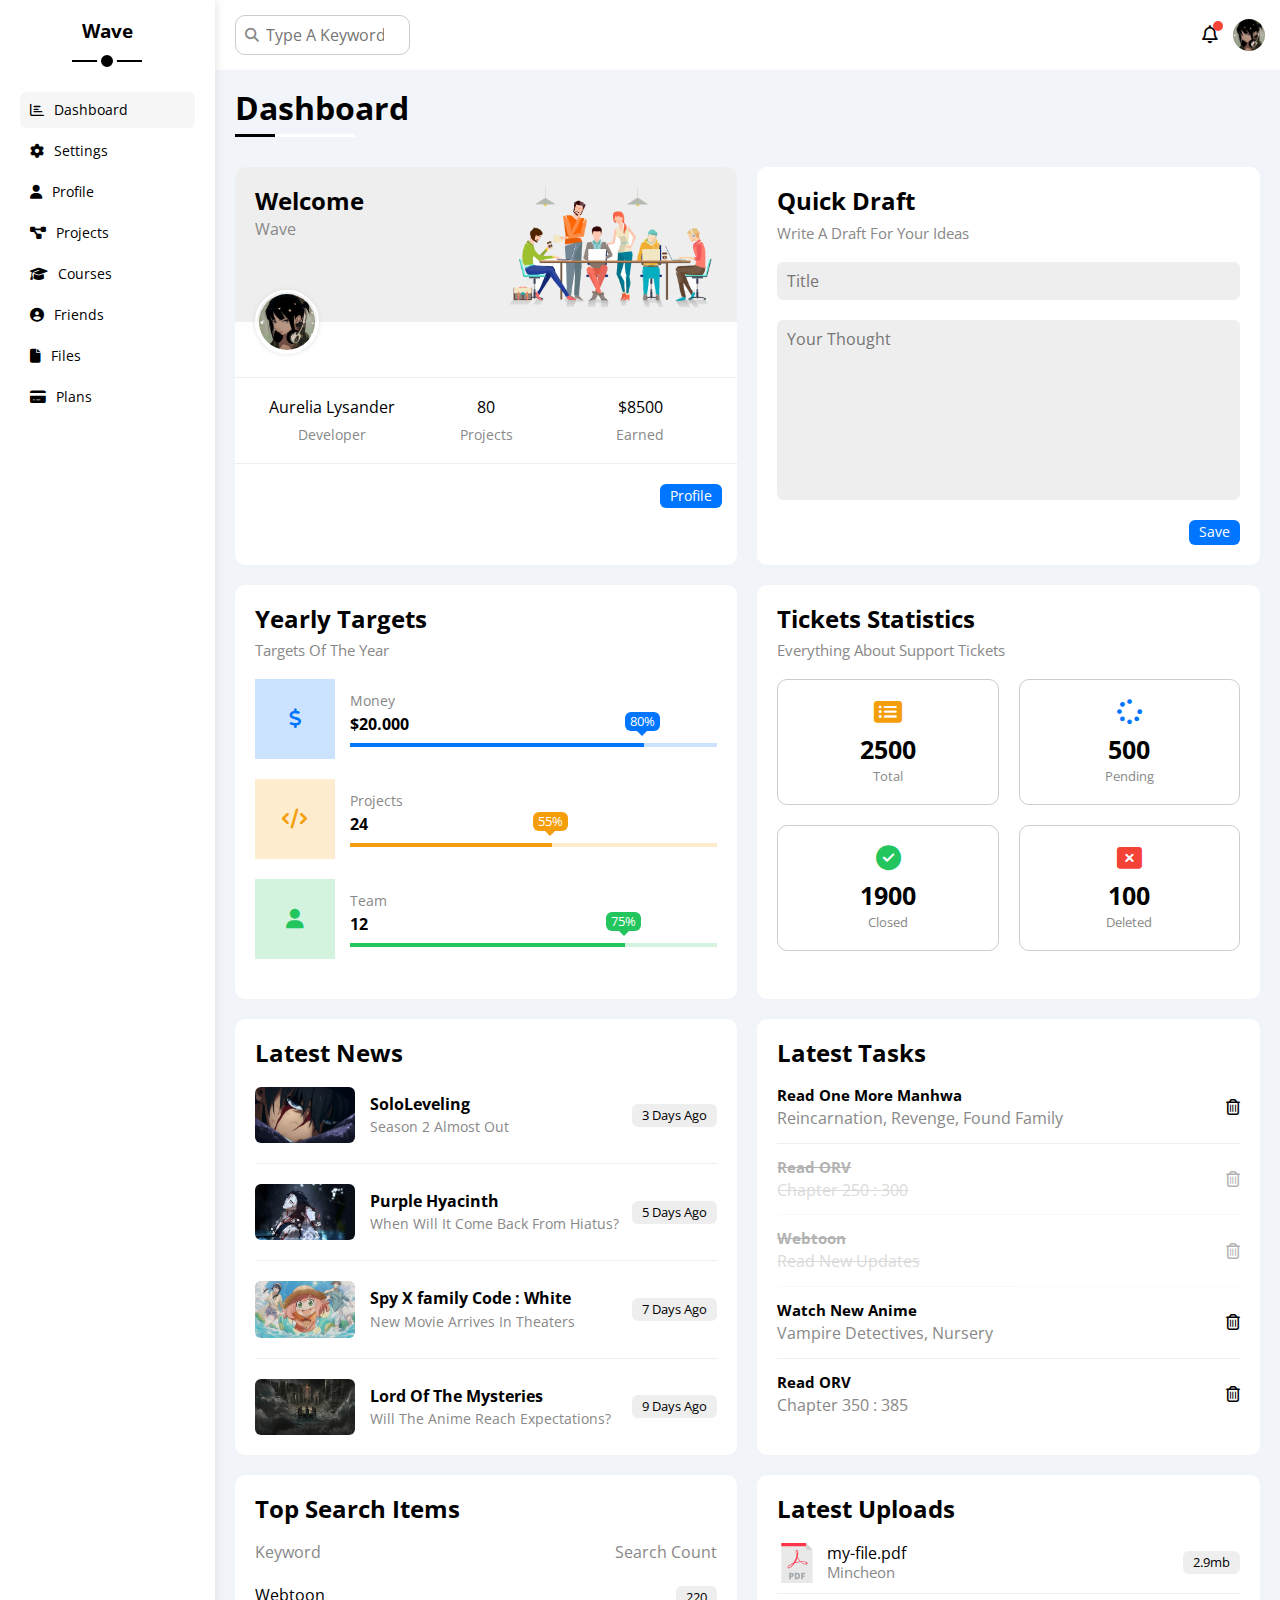
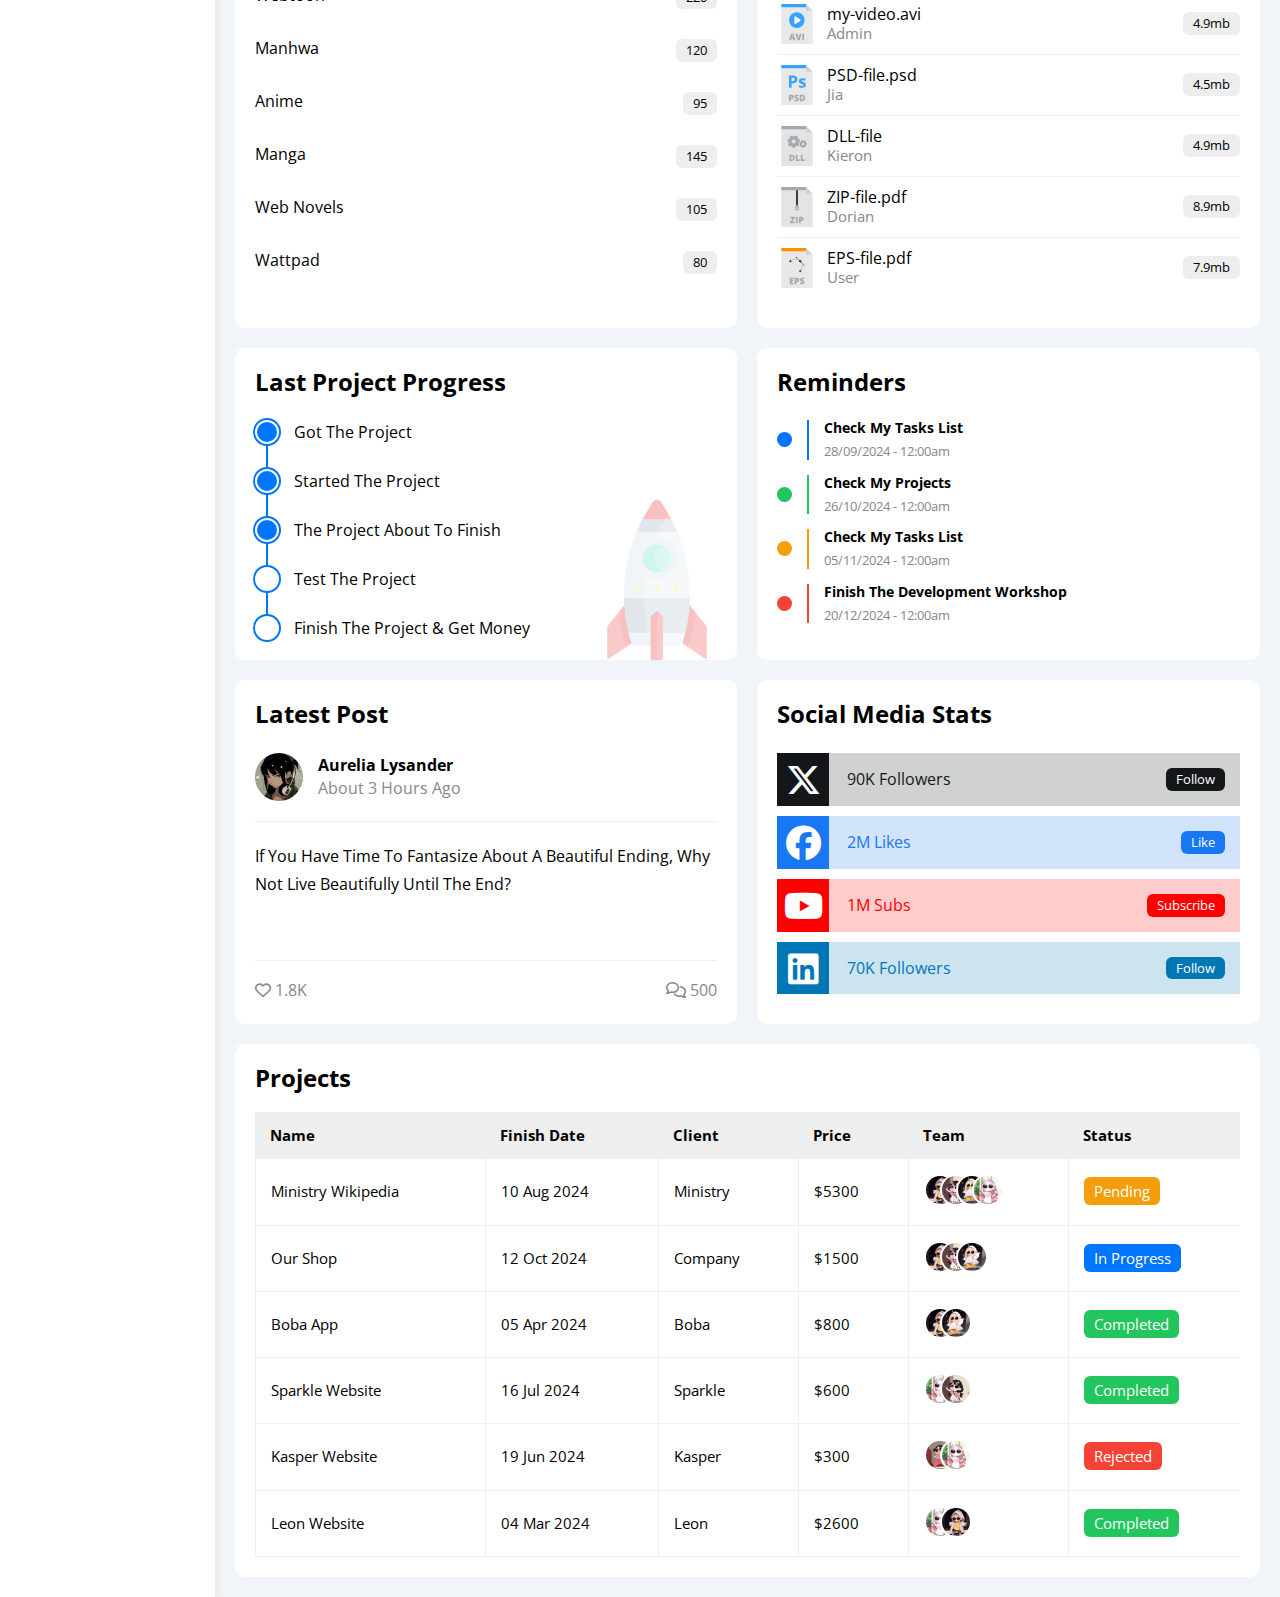
<file: index.html>
<!DOCTYPE html>
<html lang="en">
<head>
    <meta charset="UTF-8">
    <meta name="viewport" content="width=device-width, initial-scale=1.0">
    <title>Dashboard</title>
    <link rel="stylesheet" href="CSS/framework.css">
    <link rel="stylesheet" href="CSS/master.css">
    <link rel="stylesheet" href="CSS/all.min.css">
    <link rel="stylesheet" href="CSS/normalize.css">
    <link rel="preconnect" href="https://fonts.googleapis.com">
    <link rel="preconnect" href="https://fonts.gstatic.com" crossorigin>
    <link href="https://fonts.googleapis.com/css2?family=Open+Sans:ital,wdth,wght@0,75..100,300..800;1,75..100,300..800&display=swap" rel="stylesheet">
</head>
<body>
    <div class="page d-flex">
        <div class="sidebar bg-white p-20 p-relative">
            <h3 class="p-relative txt-c mt-0">Wave</h3>
            <ul>
                <li>
                    <a href="index.html" class="active d-flex align-center fs-14 c-black rad-6 p-10">
                        <i class="fa-regular fa-chart-bar"></i>
                        <span>Dashboard</span>
                    </a>
                </li>
                <li>
                    <a href="settings.html" class="d-flex align-center fs-14 c-black rad-6 p-10">
                        <i class="fa-solid fa-gear"></i>
                        <span>Settings</span>
                    </a>
                </li>
                <li>
                    <a href="profile.html" class="d-flex align-center fs-14 c-black rad-6 p-10">
                        <i class="fa-solid fa-user"></i>
                        <span>Profile</span>
                    </a>
                </li>
                <li>
                    <a href="projects.html" class="d-flex align-center fs-14 c-black rad-6 p-10">
                        <i class="fa-solid fa-diagram-project"></i>
                        <span>Projects</span>
                    </a>
                </li>
                <li>
                    <a href="courses.html" class="d-flex align-center fs-14 c-black rad-6 p-10">
                        <i class="fa-solid fa-graduation-cap"></i>
                        <span>Courses</span>
                    </a>
                </li>
                <li>
                    <a href="friends.html" class="d-flex align-center fs-14 c-black rad-6 p-10">
                        <i class="fa-solid fa-circle-user"></i>
                        <span>Friends</span>
                    </a>
                </li>
                <li>
                    <a href="files.html" class="d-flex align-center fs-14 c-black rad-6 p-10">
                        <i class="fa-solid fa-file"></i>
                        <span>Files</span>
                    </a>
                </li>
                <li>
                    <a href="plans.html" class="d-flex align-center fs-14 c-black rad-6 p-10">
                        <i class="fa-solid fa-credit-card"></i>
                        <span>Plans</span>
                    </a>
                </li>
            </ul>
        </div>
        <div class="content w-full">
            <!-- start head -->
            <div class="head bg-white p-15 between-flex">
                <div class="search p-relative">
                    <input type="search" class="p-10" placeholder="Type A Keyword">
                </div>
                <div class="icons d-flex align-center">
                    <span class="notification p-relative">
                        <i class="fa-regular fa-bell"></i>
                    </span>
                    <img src="Images/avatar.jpeg" class="rad-half" alt="">
                </div>
            </div>
            <!-- end head -->
            <h1 class="p-relative">Dashboard</h1>
            <div class="wrapper d-grid gap-20">
            <!-- start Welcome Widget -->
                <div class="welcome bg-white rad-10 txt-c-mobile block-mobile">
                    <div class="intro p-20 d-flex space-between bg-eee">
                        <div>
                            <h2 class="m-0">Welcome</h2>
                            <p class="c-grey mt-5">Wave</p>
                        </div>
                        <img src="Images/workplace.png" class="hide-mobile" alt="">
                    </div>
                    <img src="Images/avatar.jpeg" class="avatar rad-half" alt="">
                    <div class="body txt-c d-flex p-20 mt-20 mb-20 block-mobile">
                        <div>Aurelia Lysander <span class="d-block c-grey fs-14 mt-10">Developer</span></div>
                        <div>80 <span class="d-block c-grey fs-14 mt-10">Projects</span></div>
                        <div>$8500 <span class="d-block c-grey fs-14 mt-10">Earned</span></div>
                    </div>
                    <a href="profile.html" class="visit d-block fs-14 bg-blue c-white w-fit btn-shape">Profile</a>
                </div>
                <!-- end  Welcome Widget -->
                <!-- start Quick Draft Widget -->
                <div class="quick-draft p-20 bg-white rad-10">
                    <h2 class="mt-0 mb-10">Quick Draft</h2>
                    <p class="mt-0 mb-20 c-grey fs-15">Write A Draft For Your Ideas</p>
                    <form action="#">
                        <input type="text" placeholder="Title" class="d-block mb-20 w-full p-10 b-none bg-eee rad-6">
                        <textarea placeholder="Your Thought" class="d-block mb-20 w-full p-10 b-none bg-eee rad-6"></textarea>
                        <input type="submit" value="Save" class="save d-block fs-14 bg-blue c-white b-none w-fit btn-shape">
                    </form>
                </div>
                <!-- end Quick Draft Widget -->
                <!-- start targets widget -->
                <div class="targets p-20 bg-white rad-10">
                    <h2 class="mt-0 mb-10">Yearly Targets</h2>
                    <p class="mt-0 mb-20 c-grey fs-15">Targets Of The Year</p>
                    <div class="target-row mb-20 blue center-flex">
                        <div class="icon center-flex">
                            <i class="fa-solid fa-dollar-sign c-blue"></i>
                        </div>
                        <div class="details">
                            <span class="fs-14 c-grey">Money</span>
                            <span class="d-block mt-5 mb-10 fw-bold">$20.000</span>
                            <div class="progress p-relative">
                                <span class="bg-blue blue" style="width: 80%;">
                                    <span class="bg-blue">80%</span> 
                                </span>
                            </div>
                        </div>
                    </div>
                    <div class="target-row mb-20 center-flex orange">
                        <div class="icon center-flex">
                            <i class="fa-solid fa-code c-orange"></i>
                        </div>
                        <div class="details">
                            <span class="fs-14 c-grey">Projects</span>
                            <span class="d-block mt-5 mb-10 fw-bold">24</span>
                            <div class="progress p-relative">
                                <span class="bg-orange orange" style="width: 55%;">
                                    <span class="bg-orange">55%</span> 
                                </span>
                            </div>
                        </div>
                    </div>
                    <div class="target-row mb-20 green center-flex">
                        <div class="icon center-flex">
                            <i class="fa-solid fa-user c-green"></i>
                        </div>
                        <div class="details">
                            <span class="fs-14 c-grey">Team</span>
                            <span class="d-block mt-5 mb-10 fw-bold">12</span>
                            <div class="progress p-relative">
                                <span class="bg-green green" style="width: 75%;">
                                    <span class="bg-green">75%</span> 
                                </span>
                            </div>
                        </div>
                    </div>
                </div>
                <!-- end targets widget -->
                <!-- start ticket widget -->
                <div class="tickets p-20 bg-white rad-10">
                    <h2 class="mt-0 mb-10">Tickets Statistics</h2>
                    <p class="mt-0 mb-20 c-grey fs-15">Everything About Support Tickets</p>
                    <div class="d-flex txt-c gap-20 f-wrap">
                        <div class="box p-20 rad-10 fs-13 c-grey">
                            <i class="fa-solid fa-rectangle-list mb-10 c-orange"></i>
                            <span class="d-block c-black fw-bold fs-25 mb-5">2500</span>
                            Total
                        </div>
                        <div class="box p-20 rad-10 fs-13 c-grey">
                            <i class="fa-solid fa-spinner mb-10 c-blue"></i>
                            <span class="d-block c-black fw-bold fs-25 mb-5">500</span>
                            Pending
                        </div>
                        <div class="box p-20 rad-10 fs-13 c-grey">
                            <i class="fa-solid fa-circle-check mb-10 c-green"></i>
                            <span class="d-block c-black fw-bold fs-25 mb-5">1900</span>
                            Closed
                        </div>
                        <div class="box p-20 rad-10 fs-13 c-grey">
                            <i class="fa-solid fa-rectangle-xmark mb-10 c-red"></i>
                            <span class="d-block c-black fw-bold fs-25 mb-5">100</span>
                            Deleted
                        </div>
                    </div>
                </div>
                <!-- end ticket widget -->
                <!-- start latest news widget -->
                <div class="latest-news p-20 bg-white rad-10 txt-c-mobile">
                    <h2 class="mt-0 mb-20">Latest News</h2>
                    <div class="news-row d-flex align-center">
                        <img src="Images/sl.jpeg" alt="">
                        <div class="info">
                            <h3>SoloLeveling</h3>
                            <p class="m-0 fs-14 c-grey">Season 2 Almost Out</p>
                        </div>
                        <div class="btn-shape bg-eee fs-13 label">3 Days Ago</div>
                    </div>
                    <div class="news-row d-flex align-center">
                        <img src="Images/ph.jpeg" alt="">
                        <div class="info">
                            <h3>Purple Hyacinth</h3>
                            <p class="m-0 fs-14 c-grey">When Will It Come Back From Hiatus?</p>
                        </div>
                        <div class="btn-shape bg-eee fs-13 label">5 Days Ago</div>
                    </div>
                    <div class="news-row d-flex align-center">
                        <img src="Images/sxf.jpeg" alt="">
                        <div class="info">
                            <h3>Spy X family Code : White</h3>
                            <p class="m-0 fs-14 c-grey">New Movie Arrives In Theaters</p>
                        </div>
                        <div class="btn-shape bg-eee fs-13 label">7 Days Ago</div>
                    </div>
                    <div class="news-row d-flex align-center">
                        <img src="Images/lotm.jpeg" alt="">
                        <div class="info">
                            <h3>Lord Of The Mysteries</h3>
                            <p class="m-0 fs-14 c-grey">Will The Anime Reach Expectations?</p>
                        </div>
                        <div class="btn-shape bg-eee fs-13 label">9 Days Ago</div>
                    </div>
                </div>
                <!-- end latest news widget -->
                <!-- start tasks widget -->
                <div class="tasks p-20 bg-white rad-10">
                    <h2 class="mt-0 mb-20">Latest Tasks</h2>
                    <div class="task-row between-flex">
                        <div class="info">
                            <h3 class="mt-0 mb-5 fs-15">Read One More Manhwa</h3>
                            <p class="m-0 c-grey">Reincarnation, Revenge, Found Family</p>
                        </div>
                        <i class="fa-regular fa-trash-can delete"></i>
                    </div> 
                    <div class="task-row between-flex done">
                        <div class="info">
                            <h3 class="mt-0 mb-5 fs-15">Read ORV</h3>
                            <p class="m-0 c-grey">Chapter 250 : 300</p>
                        </div>
                        <i class="fa-regular fa-trash-can delete"></i>
                    </div>
                    <div class="task-row between-flex done">
                        <div class="info">
                            <h3 class="mt-0 mb-5 fs-15">Webtoon</h3>
                            <p class="m-0 c-grey">Read New Updates</p>
                        </div>
                        <i class="fa-regular fa-trash-can delete"></i>
                    </div>
                    <div class="task-row between-flex">
                        <div class="info">
                            <h3 class="mt-0 mb-5 fs-15">Watch New Anime</h3>
                            <p class="m-0 c-grey">Vampire Detectives, Nursery</p>
                        </div>
                        <i class="fa-regular fa-trash-can delete"></i>
                    </div>
                    <div class="task-row between-flex">
                        <div class="info">
                            <h3 class="mt-0 mb-5 fs-15">Read ORV</h3>
                            <p class="m-0 c-grey">Chapter 350 : 385</p>
                        </div>
                        <i class="fa-regular fa-trash-can delete"></i>
                    </div>
                </div>
                <!-- end tasks widget -->
                <!-- start top search word widget -->
                <div class="search-items p-20 bg-white rad-10">
                    <h2 class="mt-0 mb-20">Top Search Items</h2>
                    <div class="items-head d-flex space-between c-grey mb-10">
                        <div>Keyword</div>
                        <div>Search Count</div>
                    </div>
                    <div class="items d-flex space-between pt-15 pb-15">
                        <span>Webtoon</span>
                        <span class="bg-eee fs-13 btn-shape">220</span>
                    </div>
                    <div class="items d-flex space-between pt-15 pb-15">
                        <span>Manhwa</span>
                        <span class="bg-eee fs-13 btn-shape">120</span>
                    </div>
                    <div class="items d-flex space-between pt-15 pb-15">
                        <span>Anime</span>
                        <span class="bg-eee fs-13 btn-shape">95</span>
                    </div>
                    <div class="items d-flex space-between pt-15 pb-15">
                        <span>Manga</span>
                        <span class="bg-eee fs-13 btn-shape">145</span>
                    </div>
                    <div class="items d-flex space-between pt-15 pb-15">
                        <span>Web Novels</span>
                        <span class="bg-eee fs-13 btn-shape">105</span>
                    </div>
                    <div class="items d-flex space-between pt-15 pb-15">
                        <span>Wattpad</span>
                        <span class="bg-eee fs-13 btn-shape">80</span>
                    </div>
                </div>
                <!-- end top search word widget -->
                <!-- start latest uploads widget -->
                <div class="latest-uploads p-20 bg-white rad-10">
                    <h2 class="mt-0 mb-20">Latest Uploads</h2>
                    <ul class="m-0">
                        <li class="between-flex pb-10 mb-10">
                            <div class="d-flex align-center">
                                <img src="Images/pdf.svg" class="mr-10" alt="">
                                <div>
                                    <span class="d-block">my-file.pdf</span>
                                    <span class="fs-15 c-grey">Mincheon</span>
                                </div>
                            </div>
                            <div class="bg-eee btn-shape fs-13">2.9mb</div>
                        </li>
                        <li class="between-flex pb-10 mb-10">
                            <div class="d-flex align-center">
                                <img src="Images/avi.svg" class="mr-10" alt="">
                                <div>
                                    <span class="d-block">my-video.avi</span>
                                    <span class="fs-15 c-grey">Admin</span>
                                </div>
                            </div>
                            <div class="bg-eee btn-shape fs-13">4.9mb</div>
                        </li>
                        <li class="between-flex pb-10 mb-10">
                            <div class="d-flex align-center">
                                <img src="Images/psd.svg" class="mr-10" alt="">
                                <div>
                                    <span class="d-block">PSD-file.psd</span>
                                    <span class="fs-15 c-grey">Jia</span>
                                </div>
                            </div>
                            <div class="bg-eee btn-shape fs-13">4.5mb</div>
                        </li>
                        <li class="between-flex pb-10 mb-10">
                            <div class="d-flex align-center">
                                <img src="Images/dll.svg" class="mr-10" alt="">
                                <div>
                                    <span class="d-block">DLL-file</span>
                                    <span class="fs-15 c-grey">Kieron</span>
                                </div>
                            </div>
                            <div class="bg-eee btn-shape fs-13">4.9mb</div>
                        </li>
                        <li class="between-flex pb-10 mb-10">
                            <div class="d-flex align-center">
                                <img src="Images/zip.svg" class="mr-10" alt="">
                                <div>
                                    <span class="d-block">ZIP-file.pdf</span>
                                    <span class="fs-15 c-grey">Dorian</span>
                                </div>
                            </div>
                            <div class="bg-eee btn-shape fs-13">8.9mb</div>
                        </li>
                        <li class="between-flex pb-10 mb-10">
                            <div class="d-flex align-center">
                                <img src="Images/eps.svg" class="mr-10" alt="">
                                <div>
                                    <span class="d-block">EPS-file.pdf</span>
                                    <span class="fs-15 c-grey">User</span>
                                </div>
                            </div>
                            <div class="bg-eee btn-shape fs-13">7.9mb</div>
                        </li>
                    </ul>
                </div>
                <!-- end latest uploads widget -->
                <!-- start last project progress widget -->
                <div class="last-project p-20 bg-white rad-10 p-relative">
                    <h2 class="mt-0 mb-20">Last Project Progress</h2>
                    <ul class="m-0 p-relative">
                        <li class="mt-25 d-flex align-center done">Got The Project</li>
                        <li class="mt-25 d-flex align-center done">Started The Project</li>
                        <li class="mt-25 d-flex align-center done">The Project About To Finish</li>
                        <li class="mt-25 d-flex align-center current">Test The Project</li>
                        <li class="mt-25 d-flex align-center">Finish The Project & Get Money</li>
                    </ul>
                    <img src="Images/rocket-ship.png" class="launch-icon hide-mobile" alt="">
                </div>
                <!-- end last project progress widget -->
                <!-- start reminders widget -->
                <div class="reminders p-20 bg-white rad-10 p-relative">
                    <h2 class="mt-0 mb-25">Reminders</h2>
                    <ul class="m-0">
                        <li class="d-flex align-center mt-15">
                            <span class="key bg-blue mr-15 d-block rad-half"></span>
                            <div class="pl-15 blue">
                                <p class="fs-14 fw-bold mt-0 mb-5">Check My Tasks List</p>
                                <span class="fs-13 c-grey">28/09/2024 - 12:00am</span>
                            </div>
                        </li>
                        <li class="d-flex align-center mt-15">
                            <span class="key bg-green mr-15 d-block rad-half"></span>
                            <div class="pl-15 green">
                                <p class="fs-14 fw-bold mt-0 mb-5">Check My Projects</p>
                                <span class="fs-13 c-grey">26/10/2024 - 12:00am</span>
                            </div>
                        </li>
                        <li class="d-flex align-center mt-15">
                            <span class="key bg-orange mr-15 d-block rad-half"></span>
                            <div class="pl-15 orange">
                                <p class="fs-14 fw-bold mt-0 mb-5">Check My Tasks List</p>
                                <span class="fs-13 c-grey">05/11/2024 - 12:00am</span>
                            </div>
                        </li>
                        <li class="d-flex align-center mt-15">
                            <span class="key bg-red mr-15 d-block rad-half"></span>
                            <div class="pl-15 red">
                                <p class="fs-14 fw-bold mt-0 mb-5">Finish The Development Workshop</p>
                                <span class="fs-13 c-grey">20/12/2024 - 12:00am</span>
                            </div>
                        </li>
                    </ul>
                </div>
                <!-- end reminders widget -->
                <!-- start latest post widget -->
                <div class="latest-post p-20 bg-white rad-10 p-relative">
                    <h2 class="mt-0 mb-25">Latest Post</h2>
                    <div class="top d-flex align-center">
                        <img src="Images/avatar.jpeg" alt="" class="avatar rad-half mr-15">
                        <div class="info">
                            <span class="d-block mb-5 fw-bold">Aurelia Lysander</span>
                            <span class="c-grey">About 3 Hours Ago</span>
                        </div>
                    </div>
                    <div class="post-content txt-c-mobile pt-20 pb-20 mt-20 mb-20">
                        If you have time to fantasize about a beautiful ending, why not live beautifully until the end?
                    </div>
                    <div class="post-stats between-flex c-grey">
                        <div>
                            <i class="fa-regular fa-heart"></i>
                            <span>1.8K</span>
                        </div>
                        <div>
                            <i class="fa-regular fa-comments"></i>
                            <span>500</span>
                        </div>
                    </div>
                </div>
                <!-- end latest post widget -->
                <!-- start social media stats widget -->
                <div class="social-media p-20 bg-white rad-10 p-relative">
                    <h2 class="mt-0 mb-25">Social Media Stats</h2>
                    <div class="box x-twitter p-15 p-relative mb-10 between-flex">
                        <i class="fa-brands fa-x-twitter c-white h-full center-flex"></i>
                        <span>90K Followers</span>
                        <a href="#" class="fs-13 c-white btn-shape">Follow</a>
                    </div>
                    <div class="box facebook p-15 p-relative mb-10 between-flex">
                        <i class="fa-brands fa-facebook c-white h-full center-flex"></i>
                        <span>2M Likes</span>
                        <a href="#" class="fs-13 c-white btn-shape">Like</a>
                    </div>
                    <div class="box youtube p-15 p-relative mb-10 between-flex">
                        <i class="fa-brands fa-youtube c-white h-full center-flex"></i>
                        <span>1M Subs</span>
                        <a href="#" class="fs-13 c-white btn-shape">Subscribe</a>
                    </div>
                    <div class="box linkedin p-15 p-relative mb-10 between-flex">
                        <i class="fa-brands fa-linkedin c-white h-full center-flex"></i>
                        <span>70K Followers</span>
                        <a href="#" class="fs-13 c-white btn-shape">Follow</a>
                    </div>
                </div>
                <!-- end social media stats widget -->
            </div>
            <!-- start projects table -->
            <div class="projects p-20 bg-white rad-10 m-20">
                <h2 class="mt-0 mb-20">Projects</h2>
                <div class="responsive-table">
                    <table class="fs-15 w-full">
                        <thead>
                            <tr>
                                <td>Name</td>
                                <td>Finish Date</td>
                                <td>Client</td>
                                <td>Price</td>
                                <td>Team</td>
                                <td>Status</td>
                            </tr>
                        </thead>
                        <tbody>
                            <tr>
                                <td>Ministry Wikipedia</td>
                                <td>10 Aug 2024</td>
                                <td>Ministry</td>
                                <td>$5300</td>
                                <td>
                                    <img src="Images/pfp (1).jpeg" class="rad-half" alt="">
                                    <img src="Images/pfp (2).jpeg" class="rad-half" alt="">
                                    <img src="Images/pfp (1).jpg" class="rad-half" alt="">
                                    <img src="Images/pfp (3).jpeg" class="rad-half" alt="">
                                </td>
                                <td>
                                    <span class="label btn-shape bg-orange c-white">Pending</span>
                                </td>
                            </tr>
                            <tr>
                                <td>Our Shop</td>
                                <td>12 Oct 2024</td>
                                <td>Company</td>
                                <td>$1500</td>
                                <td>
                                    <img src="Images/pfp (1).jpeg" class="rad-half" alt="">
                                    <img src="Images/pfp (2).jpeg" class="rad-half" alt="">
                                    <img src="Images/pfp (1).jpg" class="rad-half" alt="">
                                </td>
                                <td>
                                    <span class="label btn-shape bg-blue c-white">In Progress</span>
                                </td>
                            </tr>
                            <tr>
                                <td>Boba App</td>
                                <td>05 Apr 2024</td>
                                <td>Boba</td>
                                <td>$800</td>
                                <td>
                                    <img src="Images/pfp (1).jpeg" class="rad-half" alt="">
                                    <img src="Images/pfp (1).jpg" class="rad-half" alt="">
                                </td>
                                <td>
                                    <span class="label btn-shape bg-green c-white">Completed</span>
                                </td>
                            </tr>
                            <tr>
                                <td>Sparkle Website</td>
                                <td>16 Jul 2024</td>
                                <td>Sparkle</td>
                                <td>$600</td>
                                <td>
                                    <img src="Images/pfp (3).jpeg" class="rad-half" alt="">
                                    <img src="Images/pfp (2).jpeg" class="rad-half" alt="">
                                </td>
                                <td>
                                    <span class="label btn-shape bg-green c-white">Completed</span>
                                </td>
                            </tr>
                            <tr>
                                <td>Kasper Website</td>
                                <td>19 Jun 2024</td>
                                <td>Kasper</td>
                                <td>$300</td>
                                <td>
                                    <img src="Images/pfp (4).jpeg" class="rad-half" alt="">
                                    <img src="Images/pfp (3).jpeg" class="rad-half" alt="">
                                </td>
                                <td>
                                    <span class="label btn-shape bg-red c-white">Rejected</span>
                                </td>
                            </tr>
                            <tr>
                                <td>Leon Website</td>
                                <td>04 Mar 2024</td>
                                <td>Leon</td>
                                <td>$2600</td>
                                <td>
                                    <img src="Images/pfp (3).jpeg" class="rad-half" alt="">
                                    <img src="Images/pfp (1).jpeg" class="rad-half" alt="">
                                </td>
                                <td>
                                    <span class="label btn-shape bg-green c-white">Completed</span>
                                </td>
                            </tr>
                        </tbody>
                    </table>
                </div>
            </div>
            <!-- end projects table -->
        </div>
    </div>
</body>
</html>
</file>
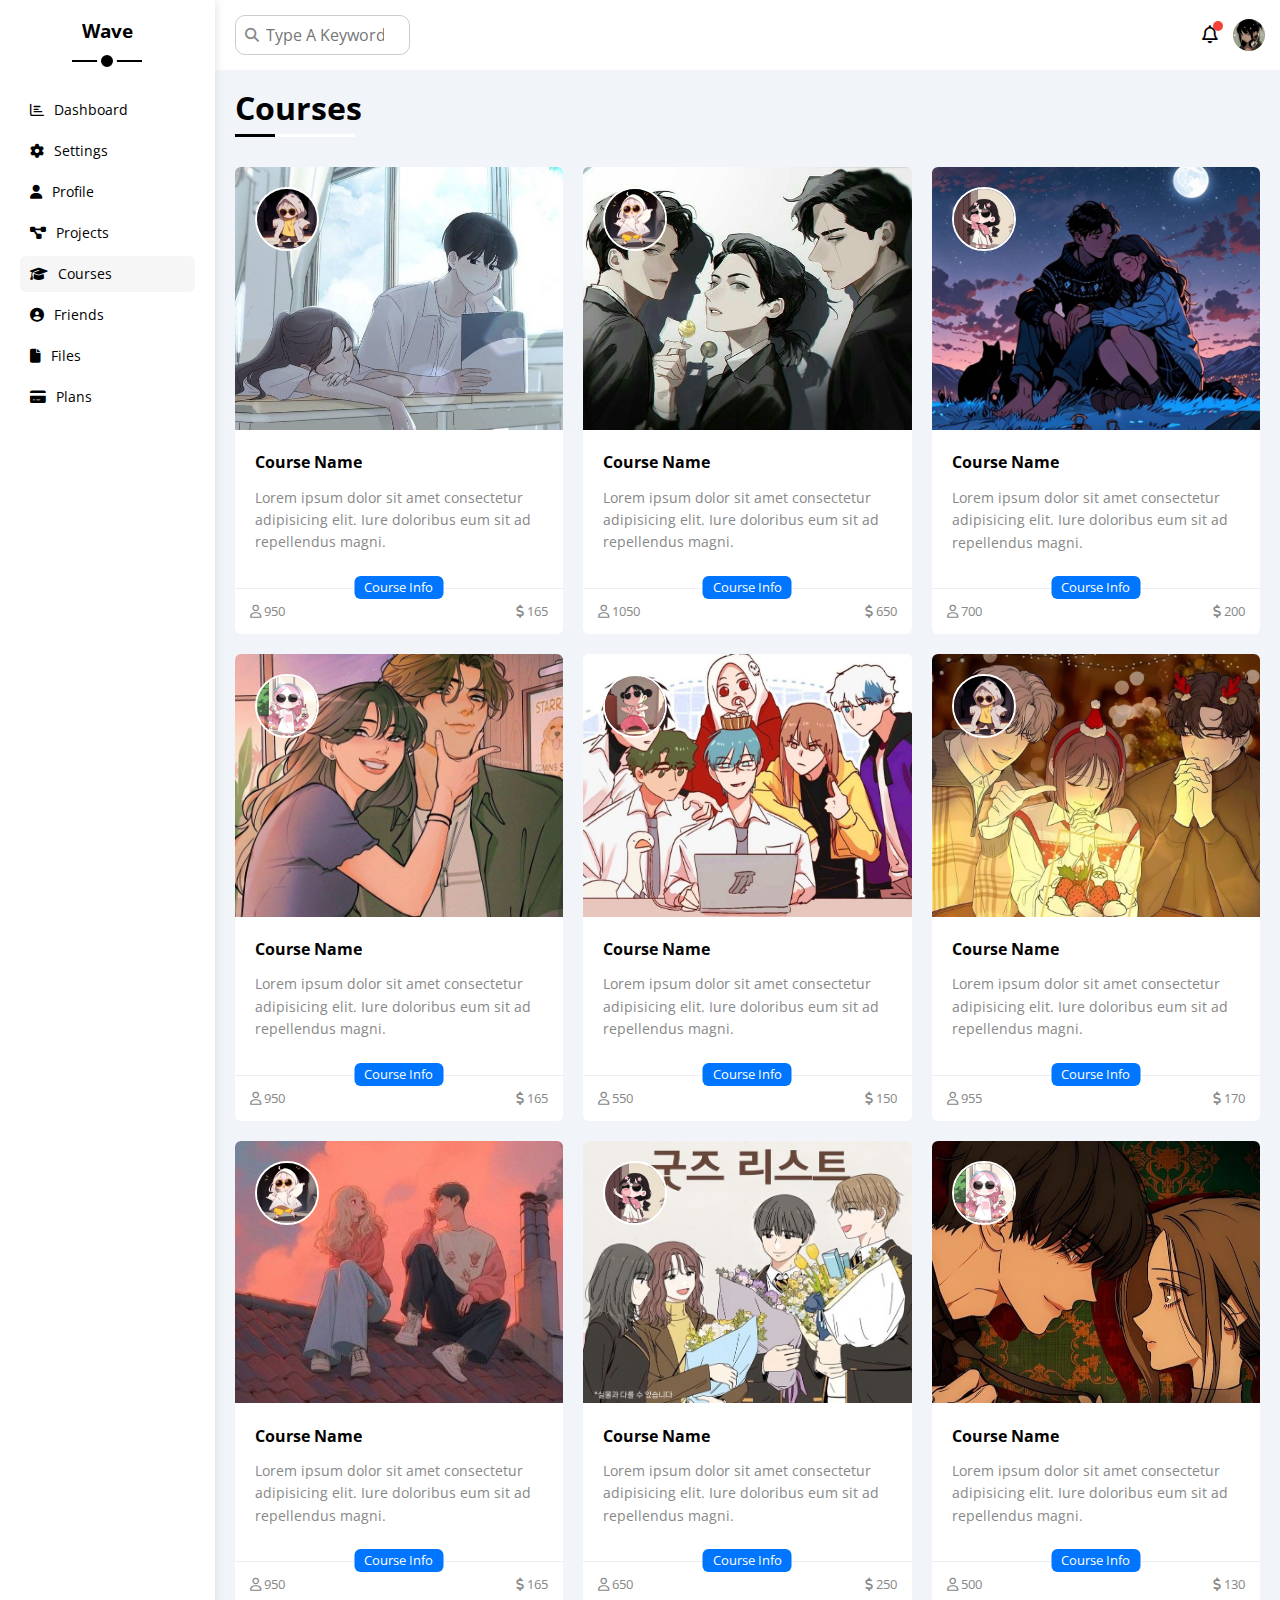
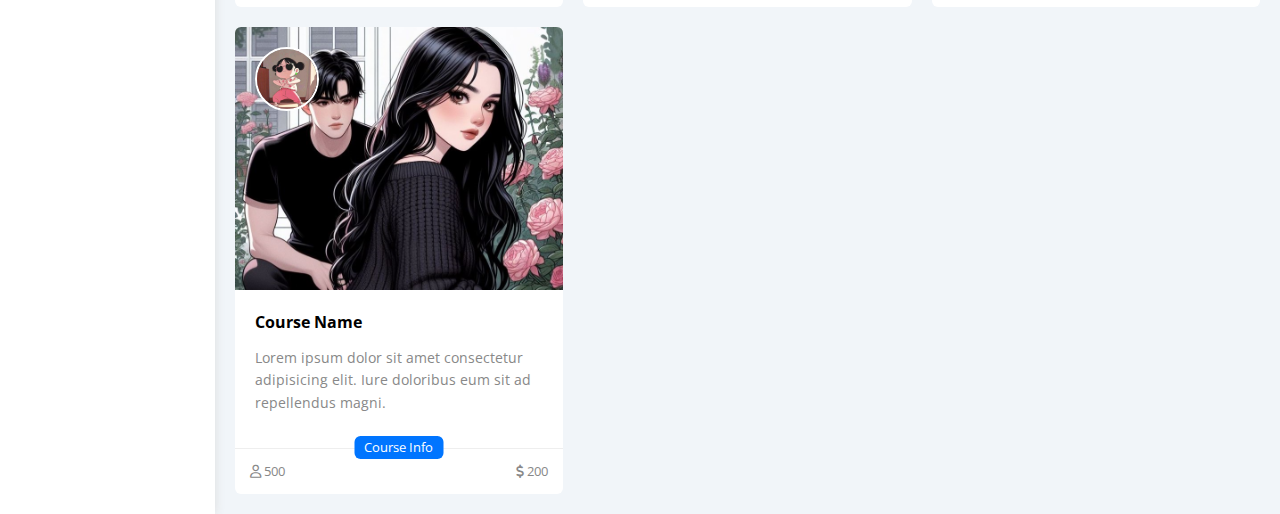
<file: courses.html>
<!DOCTYPE html>
<html lang="en">
<head>
    <meta charset="UTF-8">
    <meta name="viewport" content="width=device-width, initial-scale=1.0">
    <title>Courses</title>
    <link rel="stylesheet" href="CSS/framework.css">
    <link rel="stylesheet" href="CSS/master.css">
    <link rel="stylesheet" href="CSS/all.min.css">
    <link rel="stylesheet" href="CSS/normalize.css">
    <link rel="preconnect" href="https://fonts.googleapis.com">
    <link rel="preconnect" href="https://fonts.gstatic.com" crossorigin>
    <link href="https://fonts.googleapis.com/css2?family=Open+Sans:ital,wdth,wght@0,75..100,300..800;1,75..100,300..800&display=swap" rel="stylesheet">
</head>
<body>
    <div class="page d-flex">
        <div class="sidebar bg-white p-20 p-relative">
            <h3 class="p-relative txt-c mt-0">Wave</h3>
            <ul>
                <li>
                    <a href="index.html" class="d-flex align-center fs-14 c-black rad-6 p-10">
                        <i class="fa-regular fa-chart-bar"></i>
                        <span>Dashboard</span>
                    </a>
                </li>
                <li>
                    <a href="settings.html" class="d-flex align-center fs-14 c-black rad-6 p-10">
                        <i class="fa-solid fa-gear"></i>
                        <span>Settings</span>
                    </a>
                </li>
                <li>
                    <a href="profile.html" class="d-flex align-center fs-14 c-black rad-6 p-10">
                        <i class="fa-solid fa-user"></i>
                        <span>Profile</span>
                    </a>
                </li>
                <li>
                    <a href="projects.html" class="d-flex align-center fs-14 c-black rad-6 p-10">
                        <i class="fa-solid fa-diagram-project"></i>
                        <span>Projects</span>
                    </a>
                </li>
                <li>
                    <a href="courses.html" class="active d-flex align-center fs-14 c-black rad-6 p-10">
                        <i class="fa-solid fa-graduation-cap"></i>
                        <span>Courses</span>
                    </a>
                </li>
                <li>
                    <a href="friends.html" class="d-flex align-center fs-14 c-black rad-6 p-10">
                        <i class="fa-solid fa-circle-user"></i>
                        <span>Friends</span>
                    </a>
                </li>
                <li>
                    <a href="files.html" class="d-flex align-center fs-14 c-black rad-6 p-10">
                        <i class="fa-solid fa-file"></i>
                        <span>Files</span>
                    </a>
                </li>
                <li>
                    <a href="plans.html" class="d-flex align-center fs-14 c-black rad-6 p-10">
                        <i class="fa-solid fa-credit-card"></i>
                        <span>Plans</span>
                    </a>
                </li>
            </ul>
        </div>
        <div class="content w-full">
            <!-- start head -->
            <div class="head bg-white p-15 between-flex">
                <div class="search p-relative">
                    <input type="search" class="p-10" placeholder="Type A Keyword">
                </div>
                <div class="icons d-flex align-center">
                    <span class="notification p-relative">
                        <i class="fa-regular fa-bell"></i>
                    </span>
                    <img src="Images/avatar.jpeg" class="rad-half" alt="">
                </div>
            </div>
            <!-- end head -->
            <h1 class="p-relative">Courses</h1>
            <div class="courses-page d-grid m-20  gap-20">
                <div class="course bg-white rad-6 p-relative">
                    <img src="Images/covers (1).jpeg" class="cover" alt="">
                    <img src="Images/pfp (1).jpeg" class="instructor" alt="">
                    <div class="p-20">
                        <h4 class="m-0">Course Name</h4>
                        <p class="description c-grey mt-15 fs-14">
                            Lorem ipsum dolor sit amet consectetur adipisicing elit. Iure doloribus eum sit ad repellendus magni.
                        </p>
                    </div>
                    <div class="info p-15 p-relative between-flex">
                        <span class="title bg-blue c-white btn-shape">Course Info</span>
                        <span class="c-grey">
                            <i class="fa-regular fa-user"></i>
                            950
                        </span>
                        <span class="c-grey">
                            <i class="fa-solid fa-dollar-sign"></i>
                            165
                        </span>
                    </div>
                </div>
                <div class="course bg-white rad-6 p-relative">
                    <img src="Images/covers (2).jpeg" class="cover" alt="">
                    <img src="Images/pfp (1).jpg" class="instructor" alt="">
                    <div class="p-20">
                        <h4 class="m-0">Course Name</h4>
                        <p class="description c-grey mt-15 fs-14">
                            Lorem ipsum dolor sit amet consectetur adipisicing elit. Iure doloribus eum sit ad repellendus magni.
                        </p>
                    </div>
                    <div class="info p-15 p-relative between-flex">
                        <span class="title bg-blue c-white btn-shape">Course Info</span>
                        <span class="c-grey">
                            <i class="fa-regular fa-user"></i>
                            1050
                        </span>
                        <span class="c-grey">
                            <i class="fa-solid fa-dollar-sign"></i>
                            650
                        </span>
                    </div>
                </div>
                <div class="course bg-white rad-6 p-relative">
                    <img src="Images/covers (3).jpeg" class="cover" alt="">
                    <img src="Images/pfp (2).jpeg" class="instructor" alt="">
                    <div class="p-20">
                        <h4 class="m-0">Course Name</h4>
                        <p class="description c-grey mt-15 fs-14">
                            Lorem ipsum dolor sit amet consectetur adipisicing elit. Iure doloribus eum sit ad repellendus magni.
                        </p>
                    </div>
                    <div class="info p-15 p-relative between-flex">
                        <span class="title bg-blue c-white btn-shape">Course Info</span>
                        <span class="c-grey">
                            <i class="fa-regular fa-user"></i>
                            700
                        </span>
                        <span class="c-grey">
                            <i class="fa-solid fa-dollar-sign"></i>
                            200
                        </span>
                    </div>
                </div>
                <div class="course bg-white rad-6 p-relative">
                    <img src="Images/covers (4).jpeg" class="cover" alt="">
                    <img src="Images/pfp (3).jpeg" class="instructor" alt="">
                    <div class="p-20">
                        <h4 class="m-0">Course Name</h4>
                        <p class="description c-grey mt-15 fs-14">
                            Lorem ipsum dolor sit amet consectetur adipisicing elit. Iure doloribus eum sit ad repellendus magni.
                        </p>
                    </div>
                    <div class="info p-15 p-relative between-flex">
                        <span class="title bg-blue c-white btn-shape">Course Info</span>
                        <span class="c-grey">
                            <i class="fa-regular fa-user"></i>
                            950
                        </span>
                        <span class="c-grey">
                            <i class="fa-solid fa-dollar-sign"></i>
                            165
                        </span>
                    </div>
                </div>
                <div class="course bg-white rad-6 p-relative">
                    <img src="Images/covers (5).jpeg" class="cover" alt="">
                    <img src="Images/pfp (4).jpeg" class="instructor" alt="">
                    <div class="p-20">
                        <h4 class="m-0">Course Name</h4>
                        <p class="description c-grey mt-15 fs-14">
                            Lorem ipsum dolor sit amet consectetur adipisicing elit. Iure doloribus eum sit ad repellendus magni.
                        </p>
                    </div>
                    <div class="info p-15 p-relative between-flex">
                        <span class="title bg-blue c-white btn-shape">Course Info</span>
                        <span class="c-grey">
                            <i class="fa-regular fa-user"></i>
                            550
                        </span>
                        <span class="c-grey">
                            <i class="fa-solid fa-dollar-sign"></i>
                            150
                        </span>
                    </div>
                </div>
                <div class="course bg-white rad-6 p-relative">
                    <img src="Images/covers (6).jpeg" class="cover" alt="">
                    <img src="Images/pfp (1).jpeg" class="instructor" alt="">
                    <div class="p-20">
                        <h4 class="m-0">Course Name</h4>
                        <p class="description c-grey mt-15 fs-14">
                            Lorem ipsum dolor sit amet consectetur adipisicing elit. Iure doloribus eum sit ad repellendus magni.
                        </p>
                    </div>
                    <div class="info p-15 p-relative between-flex">
                        <span class="title bg-blue c-white btn-shape">Course Info</span>
                        <span class="c-grey">
                            <i class="fa-regular fa-user"></i>
                            955
                        </span>
                        <span class="c-grey">
                            <i class="fa-solid fa-dollar-sign"></i>
                            170
                        </span>
                    </div>
                </div>
                <div class="course bg-white rad-6 p-relative">
                    <img src="Images/covers (7).jpeg" class="cover" alt="">
                    <img src="Images/pfp (1).jpg" class="instructor" alt="">
                    <div class="p-20">
                        <h4 class="m-0">Course Name</h4>
                        <p class="description c-grey mt-15 fs-14">
                            Lorem ipsum dolor sit amet consectetur adipisicing elit. Iure doloribus eum sit ad repellendus magni.
                        </p>
                    </div>
                    <div class="info p-15 p-relative between-flex">
                        <span class="title bg-blue c-white btn-shape">Course Info</span>
                        <span class="c-grey">
                            <i class="fa-regular fa-user"></i>
                            950
                        </span>
                        <span class="c-grey">
                            <i class="fa-solid fa-dollar-sign"></i>
                            165
                        </span>
                    </div>
                </div>
                <div class="course bg-white rad-6 p-relative">
                    <img src="Images/covers (8).jpeg" class="cover" alt="">
                    <img src="Images/pfp (2).jpeg" class="instructor" alt="">
                    <div class="p-20">
                        <h4 class="m-0">Course Name</h4>
                        <p class="description c-grey mt-15 fs-14">
                            Lorem ipsum dolor sit amet consectetur adipisicing elit. Iure doloribus eum sit ad repellendus magni.
                        </p>
                    </div>
                    <div class="info p-15 p-relative between-flex">
                        <span class="title bg-blue c-white btn-shape">Course Info</span>
                        <span class="c-grey">
                            <i class="fa-regular fa-user"></i>
                            650
                        </span>
                        <span class="c-grey">
                            <i class="fa-solid fa-dollar-sign"></i>
                            250
                        </span>
                    </div>
                </div>
                <div class="course bg-white rad-6 p-relative">
                    <img src="Images/covers (9).jpeg" class="cover" alt="">
                    <img src="Images/pfp (3).jpeg" class="instructor" alt="">
                    <div class="p-20">
                        <h4 class="m-0">Course Name</h4>
                        <p class="description c-grey mt-15 fs-14">
                            Lorem ipsum dolor sit amet consectetur adipisicing elit. Iure doloribus eum sit ad repellendus magni.
                        </p>
                    </div>
                    <div class="info p-15 p-relative between-flex">
                        <span class="title bg-blue c-white btn-shape">Course Info</span>
                        <span class="c-grey">
                            <i class="fa-regular fa-user"></i>
                            500
                        </span>
                        <span class="c-grey">
                            <i class="fa-solid fa-dollar-sign"></i>
                            130
                        </span>
                    </div>
                </div>
                <div class="course bg-white rad-6 p-relative">
                    <img src="Images/covers (10).jpeg" class="cover" alt="">
                    <img src="Images/pfp (4).jpeg" class="instructor" alt="">
                    <div class="p-20">
                        <h4 class="m-0">Course Name</h4>
                        <p class="description c-grey mt-15 fs-14">
                            Lorem ipsum dolor sit amet consectetur adipisicing elit. Iure doloribus eum sit ad repellendus magni.
                        </p>
                    </div>
                    <div class="info p-15 p-relative between-flex">
                        <span class="title bg-blue c-white btn-shape">Course Info</span>
                        <span class="c-grey">
                            <i class="fa-regular fa-user"></i>
                            500
                        </span>
                        <span class="c-grey">
                            <i class="fa-solid fa-dollar-sign"></i>
                            200
                        </span>
                    </div>
                </div>
            </div>
        </div>
    </div>
</body>
</html>
</file>
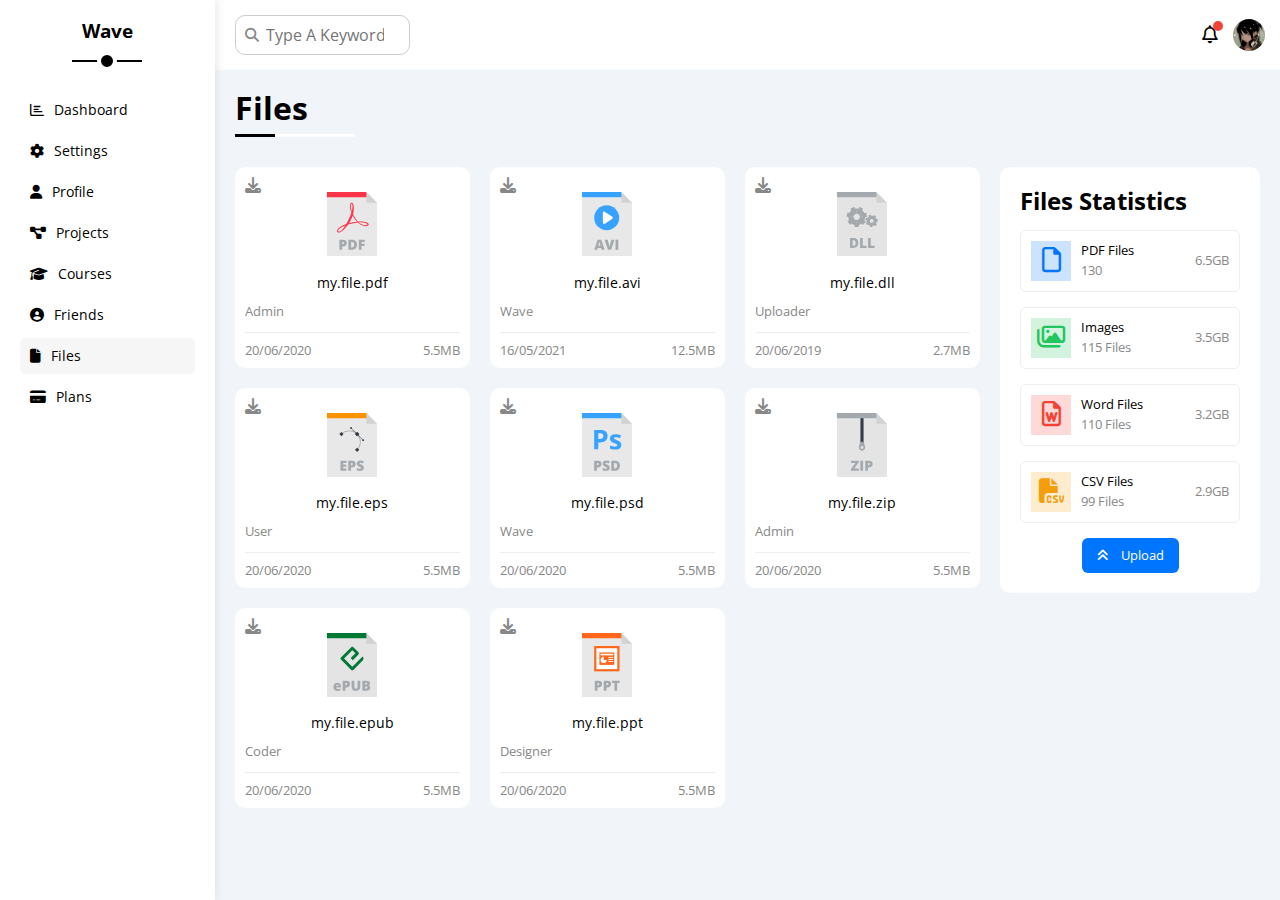
<file: files.html>
<!DOCTYPE html>
<html lang="en">
<head>
    <meta charset="UTF-8">
    <meta name="viewport" content="width=device-width, initial-scale=1.0">
    <title>Files</title>
    <link rel="stylesheet" href="CSS/framework.css">
    <link rel="stylesheet" href="CSS/master.css">
    <link rel="stylesheet" href="CSS/all.min.css">
    <link rel="stylesheet" href="CSS/normalize.css">
    <link rel="preconnect" href="https://fonts.googleapis.com">
    <link rel="preconnect" href="https://fonts.gstatic.com" crossorigin>
    <link href="https://fonts.googleapis.com/css2?family=Open+Sans:ital,wdth,wght@0,75..100,300..800;1,75..100,300..800&display=swap" rel="stylesheet">
</head>
<body>
    <div class="page d-flex">
        <div class="sidebar bg-white p-20 p-relative">
            <h3 class="p-relative txt-c mt-0">Wave</h3>
            <ul>
                <li>
                    <a href="index.html" class="d-flex align-center fs-14 c-black rad-6 p-10">
                        <i class="fa-regular fa-chart-bar"></i>
                        <span>Dashboard</span>
                    </a>
                </li>
                <li>
                    <a href="settings.html" class="d-flex align-center fs-14 c-black rad-6 p-10">
                        <i class="fa-solid fa-gear"></i>
                        <span>Settings</span>
                    </a>
                </li>
                <li>
                    <a href="profile.html" class="d-flex align-center fs-14 c-black rad-6 p-10">
                        <i class="fa-solid fa-user"></i>
                        <span>Profile</span>
                    </a>
                </li>
                <li>
                    <a href="projects.html" class="d-flex align-center fs-14 c-black rad-6 p-10">
                        <i class="fa-solid fa-diagram-project"></i>
                        <span>Projects</span>
                    </a>
                </li>
                <li>
                    <a href="courses.html" class="d-flex align-center fs-14 c-black rad-6 p-10">
                        <i class="fa-solid fa-graduation-cap"></i>
                        <span>Courses</span>
                    </a>
                </li>
                <li>
                    <a href="friends.html" class="d-flex align-center fs-14 c-black rad-6 p-10">
                        <i class="fa-solid fa-circle-user"></i>
                        <span>Friends</span>
                    </a>
                </li>
                <li>
                    <a href="files.html" class="active d-flex align-center fs-14 c-black rad-6 p-10">
                        <i class="fa-solid fa-file"></i>
                        <span>Files</span>
                    </a>
                </li>
                <li>
                    <a href="plans.html" class="d-flex align-center fs-14 c-black rad-6 p-10">
                        <i class="fa-solid fa-credit-card"></i>
                        <span>Plans</span>
                    </a>
                </li>
            </ul>
        </div>
        <div class="content w-full">
            <!-- start head -->
            <div class="head bg-white p-15 between-flex">
                <div class="search p-relative">
                    <input type="search" class="p-10" placeholder="Type A Keyword">
                </div>
                <div class="icons d-flex align-center">
                    <span class="notification p-relative">
                        <i class="fa-regular fa-bell"></i>
                    </span>
                    <img src="Images/avatar.jpeg" class="rad-half" alt="">
                </div>
            </div>
            <!-- end head -->
            <h1 class="p-relative">Files</h1>
            <div class="files-page d-flex m-20 gap-20">
                <div class="files-stats p-20 bg-white rad-10">
                    <h2 class="mt-0 mb-15 txt-c-mobile">Files Statistics</h2>
                    <div class="d-flex align-center border-eee p-10 rad-6 mb-15 fs-13">
                        <i class="fa-regular fa-file blue center-flex c-blue icon"></i>
                        <div class="info">
                            <span>PDF Files</span>
                            <span class="c-grey d-block mt-5">130</span>
                        </div>
                        <div class="size c-grey">6.5GB</div>
                    </div>
                    <div class="d-flex align-center border-eee p-10 rad-6 mb-15 fs-13">
                        <i class="fa-regular fa-images green center-flex c-green icon"></i>
                        <div class="info">
                            <span>Images</span>
                            <span class="c-grey d-block mt-5">115 Files</span>
                        </div>
                        <div class="size c-grey">3.5GB</div>
                    </div>
                    <div class="d-flex align-center border-eee p-10 rad-6 mb-15 fs-13">
                        <i class="fa-regular fa-file-word red center-flex c-red icon"></i>
                        <div class="info">
                            <span>Word Files</span>
                            <span class="c-grey d-block mt-5">110 Files</span>
                        </div>
                        <div class="size c-grey">3.2GB</div>
                    </div>
                    <div class="d-flex align-center border-eee p-10 rad-6 mb-15 fs-13">
                        <i class="fa-solid fa-file-csv orange center-flex c-orange icon"></i>
                        <div class="info">
                            <span>CSV Files</span>
                            <span class="c-grey d-block mt-5">99 Files</span>
                        </div>
                        <div class="size c-grey">2.9GB</div>
                    </div>
                    <a href="#" class="upload bg-blue c-white fs-13 rad-6 d-block w-fit">
                        <i class="fa-solid fa-angles-up mr-10"></i>
                        Upload
                    </a>                    
                </div>
                <div class="files-content d-grid gap-20">
                    <div class="file bg-white p-10 rad-10">
                        <i class="fa-solid fa-download c-grey p-absolute"></i>
                        <div class="icon txt-c">
                            <img src="Images/pdf.svg" class="mt-15 mb-15" alt="">
                        </div>
                        <div class="txt-c mb-10 fs-14">my.file.pdf</div>
                        <p class="c-grey fs-13">Admin</p>
                        <div class="info between-flex mt-10 pt-10 fs-13 c-grey">
                            <span>20/06/2020</span>
                            <span>5.5MB</span>
                        </div>
                    </div>
                    <div class="file bg-white p-10 rad-10">
                        <i class="fa-solid fa-download c-grey p-absolute"></i>
                        <div class="icon txt-c">
                            <img src="Images/avi.svg" class="mt-15 mb-15" alt="">
                        </div>
                        <div class="txt-c mb-10 fs-14">my.file.avi</div>
                        <p class="c-grey fs-13">Wave</p>
                        <div class="info between-flex mt-10 pt-10 fs-13 c-grey">
                            <span>16/05/2021</span>
                            <span>12.5MB</span>
                        </div>
                    </div>
                    <div class="file bg-white p-10 rad-10">
                        <i class="fa-solid fa-download c-grey p-absolute"></i>
                        <div class="icon txt-c">
                            <img src="Images/dll.svg" class="mt-15 mb-15" alt="">
                        </div>
                        <div class="txt-c mb-10 fs-14">my.file.dll</div>
                        <p class="c-grey fs-13">Uploader</p>
                        <div class="info between-flex mt-10 pt-10 fs-13 c-grey">
                            <span>20/06/2019</span>
                            <span>2.7MB</span>
                        </div>
                    </div>
                    <div class="file bg-white p-10 rad-10">
                        <i class="fa-solid fa-download c-grey p-absolute"></i>
                        <div class="icon txt-c">
                            <img src="Images/eps.svg" class="mt-15 mb-15" alt="">
                        </div>
                        <div class="txt-c mb-10 fs-14">my.file.eps</div>
                        <p class="c-grey fs-13">User</p>
                        <div class="info between-flex mt-10 pt-10 fs-13 c-grey">
                            <span>20/06/2020</span>
                            <span>5.5MB</span>
                        </div>
                    </div>
                    <div class="file bg-white p-10 rad-10">
                        <i class="fa-solid fa-download c-grey p-absolute"></i>
                        <div class="icon txt-c">
                            <img src="Images/psd.svg" class="mt-15 mb-15" alt="">
                        </div>
                        <div class="txt-c mb-10 fs-14">my.file.psd</div>
                        <p class="c-grey fs-13">Wave</p>
                        <div class="info between-flex mt-10 pt-10 fs-13 c-grey">
                            <span>20/06/2020</span>
                            <span>5.5MB</span>
                        </div>
                    </div>
                    <div class="file bg-white p-10 rad-10">
                        <i class="fa-solid fa-download c-grey p-absolute"></i>
                        <div class="icon txt-c">
                            <img src="Images/zip.svg" class="mt-15 mb-15" alt="">
                        </div>
                        <div class="txt-c mb-10 fs-14">my.file.zip</div>
                        <p class="c-grey fs-13">Admin</p>
                        <div class="info between-flex mt-10 pt-10 fs-13 c-grey">
                            <span>20/06/2020</span>
                            <span>5.5MB</span>
                        </div>
                    </div>
                    <div class="file bg-white p-10 rad-10">
                        <i class="fa-solid fa-download c-grey p-absolute"></i>
                        <div class="icon txt-c">
                            <img src="Images/epub.svg" class="mt-15 mb-15" alt="">
                        </div>
                        <div class="txt-c mb-10 fs-14">my.file.epub</div>
                        <p class="c-grey fs-13">Coder</p>
                        <div class="info between-flex mt-10 pt-10 fs-13 c-grey">
                            <span>20/06/2020</span>
                            <span>5.5MB</span>
                        </div>
                    </div>
                    <div class="file bg-white p-10 rad-10">
                        <i class="fa-solid fa-download c-grey p-absolute"></i>
                        <div class="icon txt-c">
                            <img src="Images/ppt.svg" class="mt-15 mb-15" alt="">
                        </div>
                        <div class="txt-c mb-10 fs-14">my.file.ppt</div>
                        <p class="c-grey fs-13">Designer</p>
                        <div class="info between-flex mt-10 pt-10 fs-13 c-grey">
                            <span>20/06/2020</span>
                            <span>5.5MB</span>
                        </div>
                    </div>
                </div>
            </div>
        </div>
    </div>
</body>
</html>
</file>
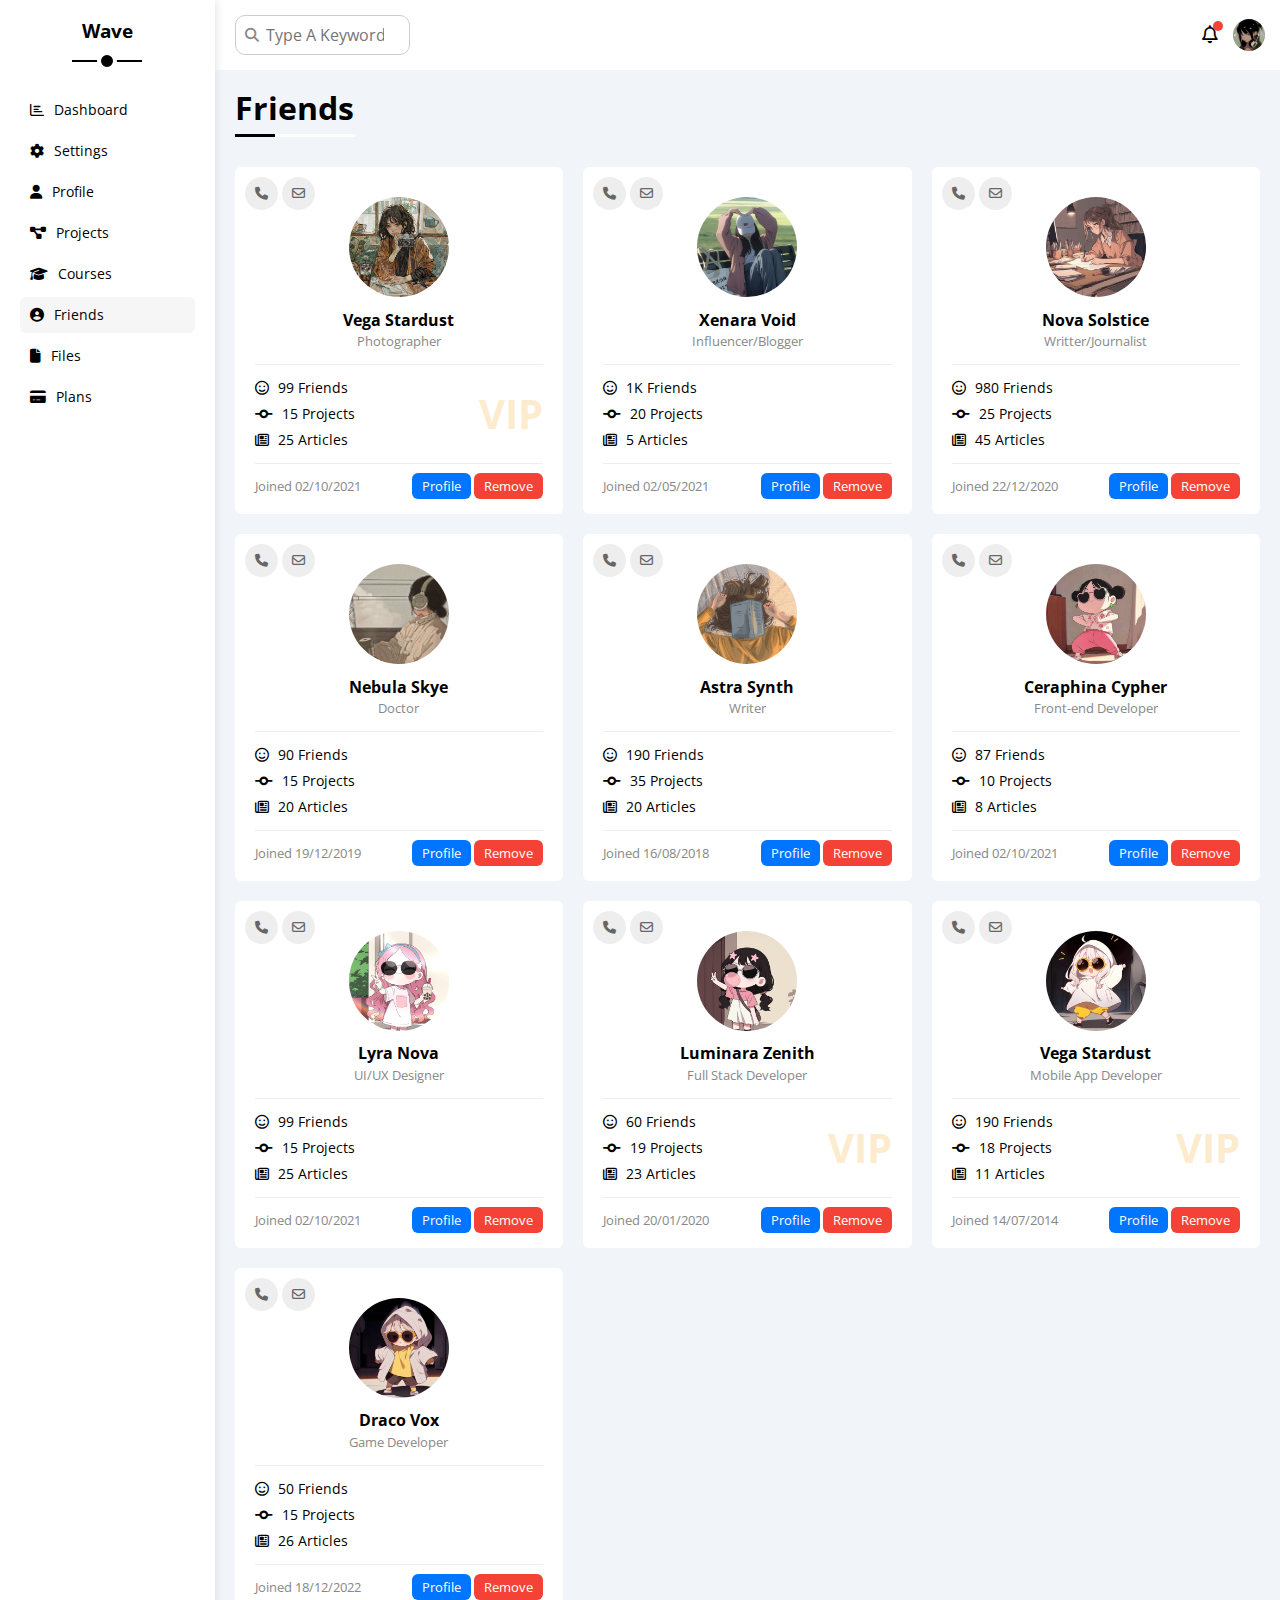
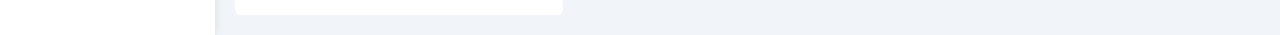
<file: friends.html>
<!DOCTYPE html>
<html lang="en">
<head>
    <meta charset="UTF-8">
    <meta name="viewport" content="width=device-width, initial-scale=1.0">
    <title>Friends</title>
    <link rel="stylesheet" href="CSS/framework.css">
    <link rel="stylesheet" href="CSS/master.css">
    <link rel="stylesheet" href="CSS/all.min.css">
    <link rel="stylesheet" href="CSS/normalize.css">
    <link rel="preconnect" href="https://fonts.googleapis.com">
    <link rel="preconnect" href="https://fonts.gstatic.com" crossorigin>
    <link href="https://fonts.googleapis.com/css2?family=Open+Sans:ital,wdth,wght@0,75..100,300..800;1,75..100,300..800&display=swap" rel="stylesheet">
</head>
<body>
    <div class="page d-flex">
        <div class="sidebar bg-white p-20 p-relative">
            <h3 class="p-relative txt-c mt-0">Wave</h3>
            <ul>
                <li>
                    <a href="index.html" class="d-flex align-center fs-14 c-black rad-6 p-10">
                        <i class="fa-regular fa-chart-bar"></i>
                        <span>Dashboard</span>
                    </a>
                </li>
                <li>
                    <a href="settings.html" class="d-flex align-center fs-14 c-black rad-6 p-10">
                        <i class="fa-solid fa-gear"></i>
                        <span>Settings</span>
                    </a>
                </li>
                <li>
                    <a href="profile.html" class="d-flex align-center fs-14 c-black rad-6 p-10">
                        <i class="fa-solid fa-user"></i>
                        <span>Profile</span>
                    </a>
                </li>
                <li>
                    <a href="projects.html" class="d-flex align-center fs-14 c-black rad-6 p-10">
                        <i class="fa-solid fa-diagram-project"></i>
                        <span>Projects</span>
                    </a>
                </li>
                <li>
                    <a href="courses.html" class="d-flex align-center fs-14 c-black rad-6 p-10">
                        <i class="fa-solid fa-graduation-cap"></i>
                        <span>Courses</span>
                    </a>
                </li>
                <li>
                    <a href="friends.html" class="active d-flex align-center fs-14 c-black rad-6 p-10">
                        <i class="fa-solid fa-circle-user"></i>
                        <span>Friends</span>
                    </a>
                </li>
                <li>
                    <a href="files.html" class="d-flex align-center fs-14 c-black rad-6 p-10">
                        <i class="fa-solid fa-file"></i>
                        <span>Files</span>
                    </a>
                </li>
                <li>
                    <a href="plans.html" class="d-flex align-center fs-14 c-black rad-6 p-10">
                        <i class="fa-solid fa-credit-card"></i>
                        <span>Plans</span>
                    </a>
                </li>
            </ul>
        </div>
        <div class="content w-full">
            <!-- start head -->
            <div class="head bg-white p-15 between-flex">
                <div class="search p-relative">
                    <input type="search" class="p-10" placeholder="Type A Keyword">
                </div>
                <div class="icons d-flex align-center">
                    <span class="notification p-relative">
                        <i class="fa-regular fa-bell"></i>
                    </span>
                    <img src="Images/avatar.jpeg" class="rad-half" alt="">
                </div>
            </div>
            <!-- end head -->
            <h1 class="p-relative">Friends</h1>
            <div class="friends-page d-grid m-20 gap-20">
                <div class="friend bg-white rad-6 p-20 p-relative">
                    <div class="contact">
                        <i class="fa-solid fa-phone"></i>
                        <i class="fa-regular fa-envelope"></i>
                    </div>
                    <div class="txt-c">
                        <img src="Images/pfp (9).jpeg" alt="" class="rad-half mt-10 mb-10 w-100 h-100">
                        <h4 class="m-0">Vega Stardust</h4>
                        <p class="c-grey fs-13 mt-5 mb-0">Photographer</p>
                    </div>
                    <div class="icons fs-14 p-relative">
                        <div class="mb-10">
                            <i class="fa-regular fa-face-smile"></i>
                            <span>99 Friends</span>
                        </div>
                        <div class="mb-10">
                            <i class="fa-solid fa-code-commit"></i>
                            <span>15 Projects</span>
                        </div>
                        <div>
                            <i class="fa-regular fa-newspaper"></i>
                            <span>25 Articles</span>
                        </div>
                        <span class="vip fw-bold c-orange">VIP</span>
                    </div>
                    <div class="info between-flex fs-13">
                        <span class="c-grey">Joined 02/10/2021</span>
                        <div>
                            <a href="profile.html" class="bg-blue c-white btn-shape">Profile</a>
                            <a href="#" class="bg-red c-white btn-shape">Remove</a>
                        </div>
                    </div>
                </div>
                <div class="friend bg-white rad-6 p-20 p-relative">
                    <div class="contact">
                        <i class="fa-solid fa-phone"></i>
                        <i class="fa-regular fa-envelope"></i>
                    </div>
                    <div class="txt-c">
                        <img src="Images/pfp (8).jpeg" alt="" class="rad-half mt-10 mb-10 w-100 h-100">
                        <h4 class="m-0">Xenara Void</h4>
                        <p class="c-grey fs-13 mt-5 mb-0">Influencer/Blogger</p>
                    </div>
                    <div class="icons fs-14 p-relative">
                        <div class="mb-10">
                            <i class="fa-regular fa-face-smile"></i>
                            <span>1K Friends</span>
                        </div>
                        <div class="mb-10">
                            <i class="fa-solid fa-code-commit"></i>
                            <span>20 Projects</span>
                        </div>
                        <div>
                            <i class="fa-regular fa-newspaper"></i>
                            <span>5 Articles</span>
                        </div>
                    </div>
                    <div class="info between-flex fs-13">
                        <span class="c-grey">Joined 02/05/2021</span>
                        <div>
                            <a href="profile.html" class="bg-blue c-white btn-shape">Profile</a>
                            <a href="#" class="bg-red c-white btn-shape">Remove</a>
                        </div>
                    </div>
                </div>
                <div class="friend bg-white rad-6 p-20 p-relative">
                    <div class="contact">
                        <i class="fa-solid fa-phone"></i>
                        <i class="fa-regular fa-envelope"></i>
                    </div>
                    <div class="txt-c">
                        <img src="Images/pfp (7).jpeg" alt="" class="rad-half mt-10 mb-10 w-100 h-100">
                        <h4 class="m-0">Nova Solstice</h4>
                        <p class="c-grey fs-13 mt-5 mb-0">Writter/Journalist</p>
                    </div>
                    <div class="icons fs-14 p-relative">
                        <div class="mb-10">
                            <i class="fa-regular fa-face-smile"></i>
                            <span>980 Friends</span>
                        </div>
                        <div class="mb-10">
                            <i class="fa-solid fa-code-commit"></i>
                            <span>25 Projects</span>
                        </div>
                        <div>
                            <i class="fa-regular fa-newspaper"></i>
                            <span>45 Articles</span>
                        </div>
                    </div>
                    <div class="info between-flex fs-13">
                        <span class="c-grey">Joined 22/12/2020</span>
                        <div>
                            <a href="profile.html" class="bg-blue c-white btn-shape">Profile</a>
                            <a href="#" class="bg-red c-white btn-shape">Remove</a>
                        </div>
                    </div>
                </div>
                <div class="friend bg-white rad-6 p-20 p-relative">
                    <div class="contact">
                        <i class="fa-solid fa-phone"></i>
                        <i class="fa-regular fa-envelope"></i>
                    </div>
                    <div class="txt-c">
                        <img src="Images/pfp (6).jpeg" alt="" class="rad-half mt-10 mb-10 w-100 h-100">
                        <h4 class="m-0">Nebula Skye</h4>
                        <p class="c-grey fs-13 mt-5 mb-0">Doctor</p>
                    </div>
                    <div class="icons fs-14 p-relative">
                        <div class="mb-10">
                            <i class="fa-regular fa-face-smile"></i>
                            <span>90 Friends</span>
                        </div>
                        <div class="mb-10">
                            <i class="fa-solid fa-code-commit"></i>
                            <span>15 Projects</span>
                        </div>
                        <div>
                            <i class="fa-regular fa-newspaper"></i>
                            <span>20 Articles</span>
                        </div>
                    </div>
                    <div class="info between-flex fs-13">
                        <span class="c-grey">Joined 19/12/2019</span>
                        <div>
                            <a href="profile.html" class="bg-blue c-white btn-shape">Profile</a>
                            <a href="#" class="bg-red c-white btn-shape">Remove</a>
                        </div>
                    </div>
                </div>
                <div class="friend bg-white rad-6 p-20 p-relative">
                    <div class="contact">
                        <i class="fa-solid fa-phone"></i>
                        <i class="fa-regular fa-envelope"></i>
                    </div>
                    <div class="txt-c">
                        <img src="Images/pfp (5).jpeg" alt="" class="rad-half mt-10 mb-10 w-100 h-100">
                        <h4 class="m-0">Astra Synth</h4>
                        <p class="c-grey fs-13 mt-5 mb-0">Writer</p>
                    </div>
                    <div class="icons fs-14 p-relative">
                        <div class="mb-10">
                            <i class="fa-regular fa-face-smile"></i>
                            <span>190 Friends</span>
                        </div>
                        <div class="mb-10">
                            <i class="fa-solid fa-code-commit"></i>
                            <span>35 Projects</span>
                        </div>
                        <div>
                            <i class="fa-regular fa-newspaper"></i>
                            <span>20 Articles</span>
                        </div>
                    </div>
                    <div class="info between-flex fs-13">
                        <span class="c-grey">Joined 16/08/2018</span>
                        <div>
                            <a href="profile.html" class="bg-blue c-white btn-shape">Profile</a>
                            <a href="#" class="bg-red c-white btn-shape">Remove</a>
                        </div>
                    </div>
                </div>
                <div class="friend bg-white rad-6 p-20 p-relative">
                    <div class="contact">
                        <i class="fa-solid fa-phone"></i>
                        <i class="fa-regular fa-envelope"></i>
                    </div>
                    <div class="txt-c">
                        <img src="Images/pfp (4).jpeg" alt="" class="rad-half mt-10 mb-10 w-100 h-100">
                        <h4 class="m-0">Ceraphina Cypher</h4>
                        <p class="c-grey fs-13 mt-5 mb-0">Front-end Developer</p>
                    </div>
                    <div class="icons fs-14 p-relative">
                        <div class="mb-10">
                            <i class="fa-regular fa-face-smile"></i>
                            <span>87 Friends</span>
                        </div>
                        <div class="mb-10">
                            <i class="fa-solid fa-code-commit"></i>
                            <span>10 Projects</span>
                        </div>
                        <div>
                            <i class="fa-regular fa-newspaper"></i>
                            <span>8 Articles</span>
                        </div>
                    </div>
                    <div class="info between-flex fs-13">
                        <span class="c-grey">Joined 02/10/2021</span>
                        <div>
                            <a href="profile.html" class="bg-blue c-white btn-shape">Profile</a>
                            <a href="#" class="bg-red c-white btn-shape">Remove</a>
                        </div>
                    </div>
                </div>
                <div class="friend bg-white rad-6 p-20 p-relative">
                    <div class="contact">
                        <i class="fa-solid fa-phone"></i>
                        <i class="fa-regular fa-envelope"></i>
                    </div>
                    <div class="txt-c">
                        <img src="Images/pfp (3).jpeg" alt="" class="rad-half mt-10 mb-10 w-100 h-100">
                        <h4 class="m-0">Lyra Nova</h4>
                        <p class="c-grey fs-13 mt-5 mb-0">UI/UX Designer</p>
                    </div>
                    <div class="icons fs-14 p-relative">
                        <div class="mb-10">
                            <i class="fa-regular fa-face-smile"></i>
                            <span>99 Friends</span>
                        </div>
                        <div class="mb-10">
                            <i class="fa-solid fa-code-commit"></i>
                            <span>15 Projects</span>
                        </div>
                        <div>
                            <i class="fa-regular fa-newspaper"></i>
                            <span>25 Articles</span>
                        </div>
                    </div>
                    <div class="info between-flex fs-13">
                        <span class="c-grey">Joined 02/10/2021</span>
                        <div>
                            <a href="profile.html" class="bg-blue c-white btn-shape">Profile</a>
                            <a href="#" class="bg-red c-white btn-shape">Remove</a>
                        </div>
                    </div>
                </div>
                <div class="friend bg-white rad-6 p-20 p-relative">
                    <div class="contact">
                        <i class="fa-solid fa-phone"></i>
                        <i class="fa-regular fa-envelope"></i>
                    </div>
                    <div class="txt-c">
                        <img src="Images/pfp (2).jpeg" alt="" class="rad-half mt-10 mb-10 w-100 h-100">
                        <h4 class="m-0">Luminara Zenith</h4>
                        <p class="c-grey fs-13 mt-5 mb-0">Full Stack Developer</p>
                    </div>
                    <div class="icons fs-14 p-relative">
                        <div class="mb-10">
                            <i class="fa-regular fa-face-smile"></i>
                            <span>60 Friends</span>
                        </div>
                        <div class="mb-10">
                            <i class="fa-solid fa-code-commit"></i>
                            <span>19 Projects</span>
                        </div>
                        <div>
                            <i class="fa-regular fa-newspaper"></i>
                            <span>23 Articles</span>
                        </div>
                        <span class="vip fw-bold c-orange">VIP</span>
                    </div>
                    <div class="info between-flex fs-13">
                        <span class="c-grey">Joined 20/01/2020</span>
                        <div>
                            <a href="profile.html" class="bg-blue c-white btn-shape">Profile</a>
                            <a href="#" class="bg-red c-white btn-shape">Remove</a>
                        </div>
                    </div>
                </div>
                <div class="friend bg-white rad-6 p-20 p-relative">
                    <div class="contact">
                        <i class="fa-solid fa-phone"></i>
                        <i class="fa-regular fa-envelope"></i>
                    </div>
                    <div class="txt-c">
                        <img src="Images/pfp (1).jpg" alt="" class="rad-half mt-10 mb-10 w-100 h-100">
                        <h4 class="m-0">Vega Stardust</h4>
                        <p class="c-grey fs-13 mt-5 mb-0">Mobile App Developer</p>
                    </div>
                    <div class="icons fs-14 p-relative">
                        <div class="mb-10">
                            <i class="fa-regular fa-face-smile"></i>
                            <span>190 Friends</span>
                        </div>
                        <div class="mb-10">
                            <i class="fa-solid fa-code-commit"></i>
                            <span>18 Projects</span>
                        </div>
                        <div>
                            <i class="fa-regular fa-newspaper"></i>
                            <span>11 Articles</span>
                        </div>
                        <span class="vip fw-bold c-orange">VIP</span>
                    </div>
                    <div class="info between-flex fs-13">
                        <span class="c-grey">Joined 14/07/2014</span>
                        <div>
                            <a href="profile.html" class="bg-blue c-white btn-shape">Profile</a>
                            <a href="#" class="bg-red c-white btn-shape">Remove</a>
                        </div>
                    </div>
                </div>
                <div class="friend bg-white rad-6 p-20 p-relative">
                    <div class="contact">
                        <i class="fa-solid fa-phone"></i>
                        <i class="fa-regular fa-envelope"></i>
                    </div>
                    <div class="txt-c">
                        <img src="Images/pfp (1).jpeg" alt="" class="rad-half mt-10 mb-10 w-100 h-100">
                        <h4 class="m-0">Draco Vox</h4>
                        <p class="c-grey fs-13 mt-5 mb-0">Game Developer</p>
                    </div>
                    <div class="icons fs-14 p-relative">
                        <div class="mb-10">
                            <i class="fa-regular fa-face-smile"></i>
                            <span>50 Friends</span>
                        </div>
                        <div class="mb-10">
                            <i class="fa-solid fa-code-commit"></i>
                            <span>15 Projects</span>
                        </div>
                        <div>
                            <i class="fa-regular fa-newspaper"></i>
                            <span>26 Articles</span>
                        </div>
                    </div>
                    <div class="info between-flex fs-13">
                        <span class="c-grey">Joined 18/12/2022</span>
                        <div>
                            <a href="profile.html" class="bg-blue c-white btn-shape">Profile</a>
                            <a href="#" class="bg-red c-white btn-shape">Remove</a>
                        </div>
                    </div>
                </div>
            </div>
        </div>
    </div>
</body>
</html>
</file>
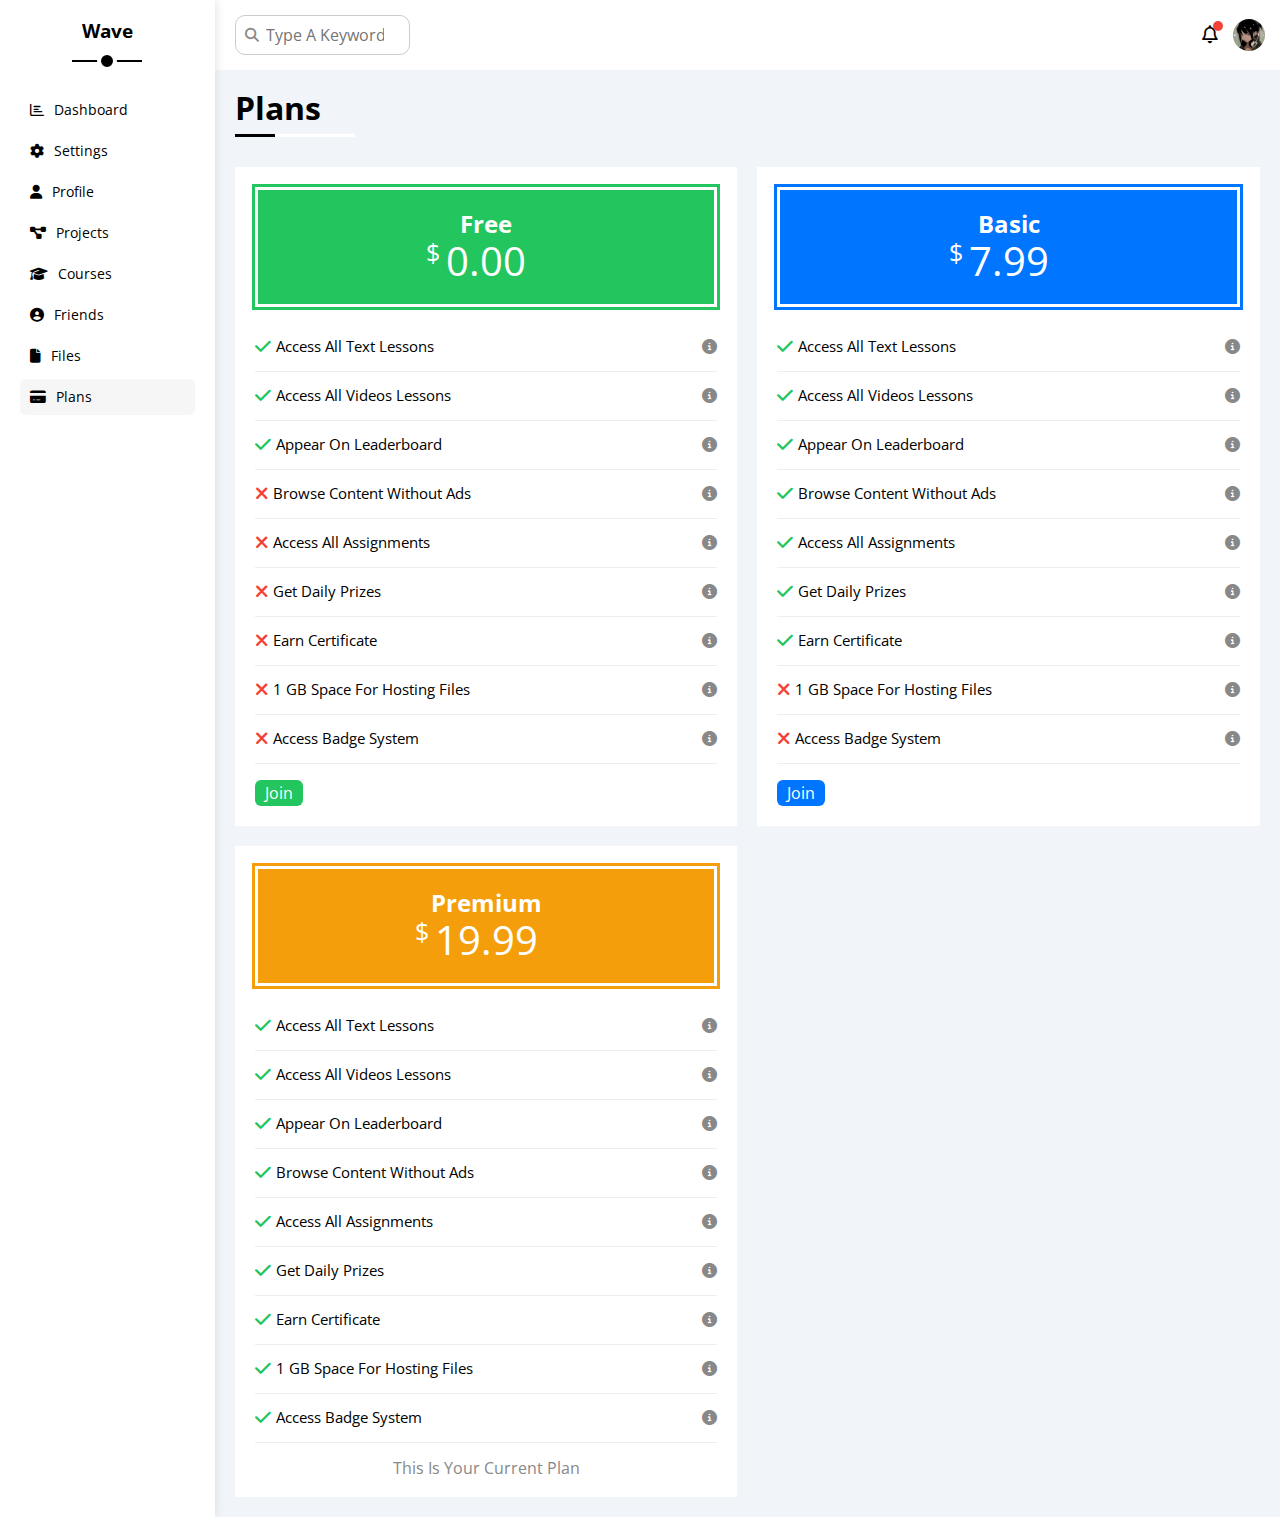
<file: plans.html>
<!DOCTYPE html>
<html lang="en">
<head>
    <meta charset="UTF-8">
    <meta name="viewport" content="width=device-width, initial-scale=1.0">
    <title>Plans</title>
    <link rel="stylesheet" href="CSS/framework.css">
    <link rel="stylesheet" href="CSS/master.css">
    <link rel="stylesheet" href="CSS/all.min.css">
    <link rel="stylesheet" href="CSS/normalize.css">
    <link rel="preconnect" href="https://fonts.googleapis.com">
    <link rel="preconnect" href="https://fonts.gstatic.com" crossorigin>
    <link href="https://fonts.googleapis.com/css2?family=Open+Sans:ital,wdth,wght@0,75..100,300..800;1,75..100,300..800&display=swap" rel="stylesheet">
</head>
<body>
    <div class="page d-flex">
        <div class="sidebar bg-white p-20 p-relative">
            <h3 class="p-relative txt-c mt-0">Wave</h3>
            <ul>
                <li>
                    <a href="index.html" class="d-flex align-center fs-14 c-black rad-6 p-10">
                        <i class="fa-regular fa-chart-bar"></i>
                        <span>Dashboard</span>
                    </a>
                </li>
                <li>
                    <a href="settings.html" class="d-flex align-center fs-14 c-black rad-6 p-10">
                        <i class="fa-solid fa-gear"></i>
                        <span>Settings</span>
                    </a>
                </li>
                <li>
                    <a href="profile.html" class="d-flex align-center fs-14 c-black rad-6 p-10">
                        <i class="fa-solid fa-user"></i>
                        <span>Profile</span>
                    </a>
                </li>
                <li>
                    <a href="projects.html" class="d-flex align-center fs-14 c-black rad-6 p-10">
                        <i class="fa-solid fa-diagram-project"></i>
                        <span>Projects</span>
                    </a>
                </li>
                <li>
                    <a href="courses.html" class="d-flex align-center fs-14 c-black rad-6 p-10">
                        <i class="fa-solid fa-graduation-cap"></i>
                        <span>Courses</span>
                    </a>
                </li>
                <li>
                    <a href="friends.html" class="d-flex align-center fs-14 c-black rad-6 p-10">
                        <i class="fa-solid fa-circle-user"></i>
                        <span>Friends</span>
                    </a>
                </li>
                <li>
                    <a href="files.html" class="d-flex align-center fs-14 c-black rad-6 p-10">
                        <i class="fa-solid fa-file"></i>
                        <span>Files</span>
                    </a>
                </li>
                <li>
                    <a href="plans.html" class="active d-flex align-center fs-14 c-black rad-6 p-10">
                        <i class="fa-solid fa-credit-card"></i>
                        <span>Plans</span>
                    </a>
                </li>
            </ul>
        </div>
        <div class="content w-full">
            <!-- start head -->
            <div class="head bg-white p-15 between-flex">
                <div class="search p-relative">
                    <input type="search" class="p-10" placeholder="Type A Keyword">
                </div>
                <div class="icons d-flex align-center">
                    <span class="notification p-relative">
                        <i class="fa-regular fa-bell"></i>
                    </span>
                    <img src="Images/avatar.jpeg" class="rad-half" alt="">
                </div>
            </div>
            <!-- end head -->
            <h1 class="p-relative">Plans</h1>
            <div class="plans-page d-grid m-20 gap-20">
                <div class="plan green bg-white p-20">
                    <div class="top bg-green txt-c p-20">
                        <h2 class="m-0 c-white">Free</h2>
                        <div class="price c-white"><span>$</span>0.00</div>
                    </div>
                    <ul>
                        <li>
                            <i class="fa-solid fa-check yes"></i>
                            <span>Access All Text Lessons</span>
                            <i class="fa-solid fa-circle-info help"></i>
                        </li>
                        <li>
                            <i class="fa-solid fa-check yes"></i>
                            <span>Access All Videos Lessons</span>
                            <i class="fa-solid fa-circle-info help"></i>
                        </li>
                        <li>
                            <i class="fa-solid fa-check yes"></i>
                            <span>Appear On Leaderboard</span>
                            <i class="fa-solid fa-circle-info help"></i>
                        </li>
                        <li>
                            <i class="fa-solid fa-xmark"></i>
                            <span>Browse Content Without Ads</span>
                            <i class="fa-solid fa-circle-info help"></i>
                        </li>
                        <li>
                            <i class="fa-solid fa-xmark"></i>
                            <span>Access All Assignments</span>
                            <i class="fa-solid fa-circle-info help"></i>
                        </li>
                        <li>
                            <i class="fa-solid fa-xmark"></i>
                            <span>Get Daily Prizes</span>
                            <i class="fa-solid fa-circle-info help"></i>
                        </li>
                        <li>
                            <i class="fa-solid fa-xmark"></i>
                            <span>Earn Certificate</span>
                            <i class="fa-solid fa-circle-info help"></i>
                        </li>
                        <li>
                            <i class="fa-solid fa-xmark"></i>
                            <span>1 GB Space For Hosting Files</span>
                            <i class="fa-solid fa-circle-info help"></i>
                        </li>
                        <li>
                            <i class="fa-solid fa-xmark"></i>
                            <span>Access Badge System</span>
                            <i class="fa-solid fa-circle-info help"></i>
                        </li>
                    </ul>
                    <a href="#" class="btn-shape bg-green c-white d-block w-fit">Join</a>
                </div>
                <!-- start plan -->
                <div class="plan blue bg-white p-20">
                    <div class="top bg-blue txt-c p-20">
                        <h2 class="m-0 c-white">Basic</h2>
                        <div class="price c-white"><span>$</span>7.99</div>
                    </div>
                    <ul class="list-none p-0">
                        <li>
                            <i class="fa-solid fa-check yes"></i>
                            <span>Access All Text Lessons</span>
                            <i class="fa-solid fa-circle-info help"></i>
                        </li>
                        <li>
                            <i class="fa-solid fa-check yes"></i>
                            <span>Access All Videos Lessons</span>
                            <i class="fa-solid fa-circle-info help"></i>
                        </li>
                        <li>
                            <i class="fa-solid fa-check yes"></i>
                            <span>Appear On Leaderboard</span>
                            <i class="fa-solid fa-circle-info help"></i>
                        </li>
                        <li>
                            <i class="fa-solid fa-check yes"></i>
                            <span>Browse Content Without Ads</span>
                            <i class="fa-solid fa-circle-info help"></i>
                        </li>
                        <li>
                            <i class="fa-solid fa-check yes"></i>
                            <span>Access All Assignments</span>
                            <i class="fa-solid fa-circle-info help"></i>
                        </li>
                        <li>
                            <i class="fa-solid fa-check yes"></i>
                            <span>Get Daily Prizes</span>
                            <i class="fa-solid fa-circle-info help"></i>
                        </li>
                        <li>
                            <i class="fa-solid fa-check yes"></i>
                            <span>Earn Certificate</span>
                            <i class="fa-solid fa-circle-info help"></i>
                        </li>
                        <li>
                            <i class="fa-solid fa-xmark"></i>
                            <span>1 GB Space For Hosting Files</span>
                            <i class="fa-solid fa-circle-info help"></i>
                        </li>
                        <li>
                            <i class="fa-solid fa-xmark"></i>
                            <span>Access Badge System</span>
                            <i class="fa-solid fa-circle-info help"></i>
                        </li>
                    </ul>
                    <a href="#" class="btn-shape bg-blue c-white d-block w-fit">Join</a>
                </div>
                <!-- end plan -->
                <!-- start plan -->
                <div class="plan orange bg-white p-20">
                    <div class="top bg-orange txt-c p-20">
                        <h2 class="m-0 c-white">Premium</h2>
                        <div class="price c-white"><span>$</span>19.99</div>
                    </div>
                    <ul class="list-none p-0">
                        <li>
                            <i class="fa-solid fa-check yes"></i>
                            <span>Access All Text Lessons</span>
                            <i class="fa-solid fa-circle-info help"></i>
                        </li>
                        <li>
                            <i class="fa-solid fa-check yes"></i>
                            <span>Access All Videos Lessons</span>
                            <i class="fa-solid fa-circle-info help"></i>
                        </li>
                        <li>
                            <i class="fa-solid fa-check yes"></i>
                            <span>Appear On Leaderboard</span>
                            <i class="fa-solid fa-circle-info help"></i>
                        </li>
                        <li>
                            <i class="fa-solid fa-check yes"></i>
                            <span>Browse Content Without Ads</span>
                            <i class="fa-solid fa-circle-info help"></i>
                        </li>
                        <li>
                            <i class="fa-solid fa-check yes"></i>
                            <span>Access All Assignments</span>
                            <i class="fa-solid fa-circle-info help"></i>
                        </li>
                        <li>
                            <i class="fa-solid fa-check yes"></i>
                            <span>Get Daily Prizes</span>
                            <i class="fa-solid fa-circle-info help"></i>
                        </li>
                        <li>
                            <i class="fa-solid fa-check yes"></i>
                            <span>Earn Certificate</span>
                            <i class="fa-solid fa-circle-info help"></i>
                        </li>
                        <li>
                            <i class="fa-solid fa-check yes"></i>
                            <span>1 GB Space For Hosting Files</span>
                            <i class="fa-solid fa-circle-info help"></i>
                        </li>
                        <li>
                            <i class="fa-solid fa-check yes"></i>
                            <span>Access Badge System</span>
                            <i class="fa-solid fa-circle-info help"></i>
                        </li>
                    </ul>
                    <p class="c-grey m-0 txt-c">This Is Your Current Plan</p>
                </div>
                <!-- end plan -->
            </div>
        </div>
    </div>
</body>
</html>
</file>
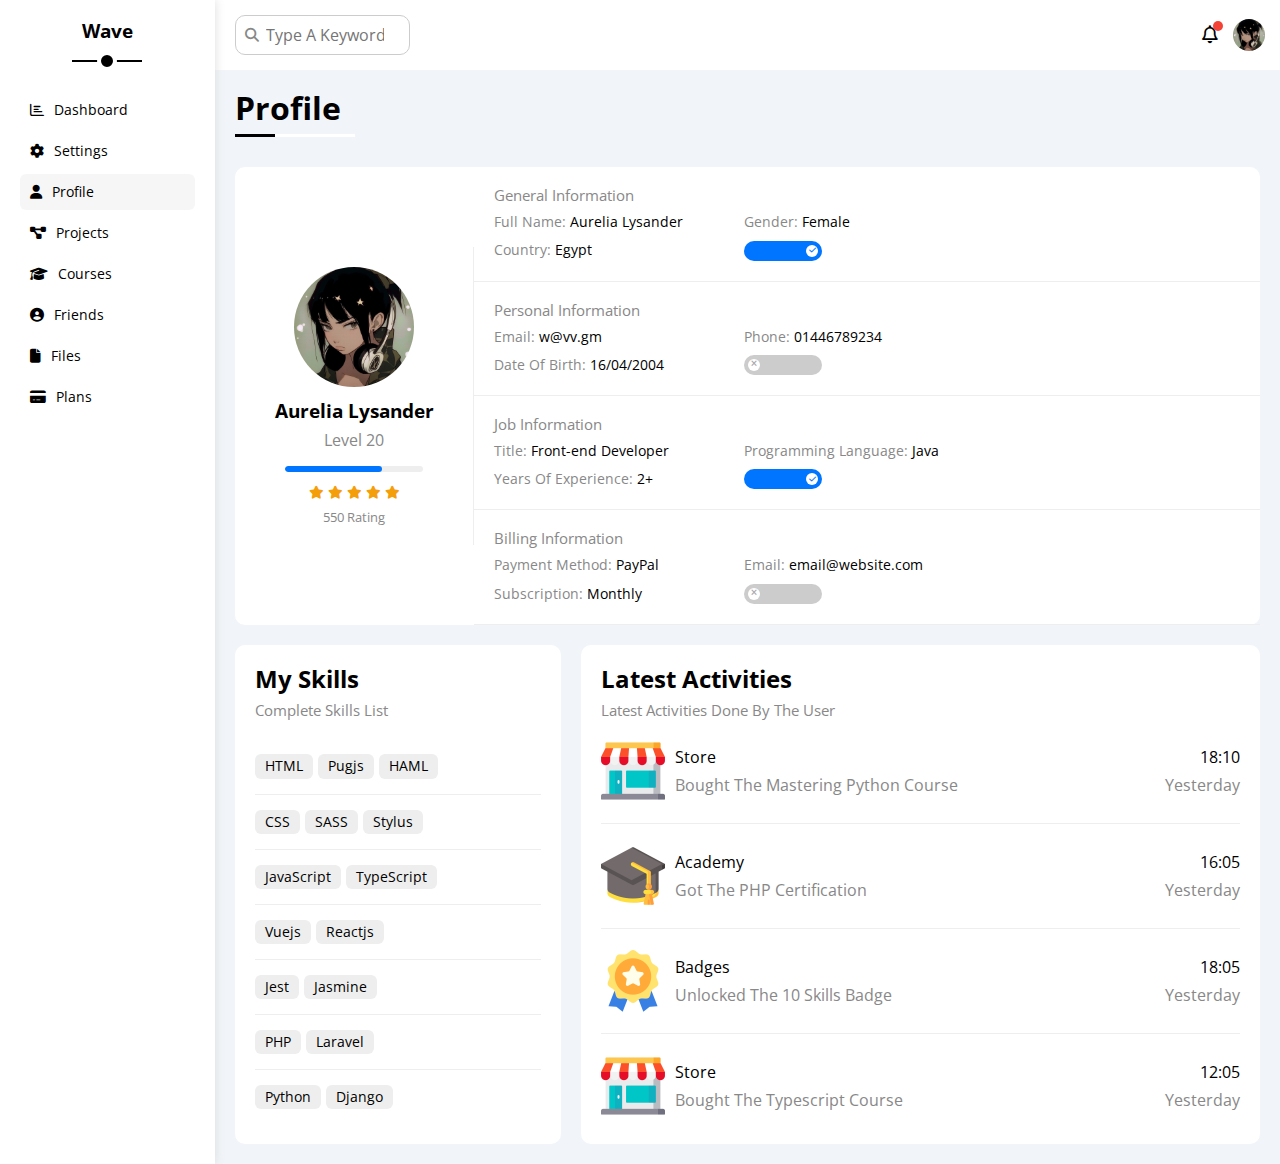
<file: profile.html>
<!DOCTYPE html>
<html lang="en">
<head>
    <meta charset="UTF-8">
    <meta name="viewport" content="width=device-width, initial-scale=1.0">
    <title>Profile</title>
    <link rel="stylesheet" href="CSS/framework.css">
    <link rel="stylesheet" href="CSS/master.css">
    <link rel="stylesheet" href="CSS/all.min.css">
    <link rel="stylesheet" href="CSS/normalize.css">
    <link rel="preconnect" href="https://fonts.googleapis.com">
    <link rel="preconnect" href="https://fonts.gstatic.com" crossorigin>
    <link href="https://fonts.googleapis.com/css2?family=Open+Sans:ital,wdth,wght@0,75..100,300..800;1,75..100,300..800&display=swap" rel="stylesheet">
</head>
<body>
    <div class="page d-flex">
        <div class="sidebar bg-white p-20 p-relative">
            <h3 class="p-relative txt-c mt-0">Wave</h3>
            <ul>
                <li>
                    <a href="index.html" class="d-flex align-center fs-14 c-black rad-6 p-10">
                        <i class="fa-regular fa-chart-bar"></i>
                        <span>Dashboard</span>
                    </a>
                </li>
                <li>
                    <a href="settings.html" class="d-flex align-center fs-14 c-black rad-6 p-10">
                        <i class="fa-solid fa-gear"></i>
                        <span>Settings</span>
                    </a>
                </li>
                <li>
                    <a href="profile.html" class="active d-flex align-center fs-14 c-black rad-6 p-10">
                        <i class="fa-solid fa-user"></i>
                        <span>Profile</span>
                    </a>
                </li>
                <li>
                    <a href="projects.html" class="d-flex align-center fs-14 c-black rad-6 p-10">
                        <i class="fa-solid fa-diagram-project"></i>
                        <span>Projects</span>
                    </a>
                </li>
                <li>
                    <a href="courses.html" class="d-flex align-center fs-14 c-black rad-6 p-10">
                        <i class="fa-solid fa-graduation-cap"></i>
                        <span>Courses</span>
                    </a>
                </li>
                <li>
                    <a href="friends.html" class="d-flex align-center fs-14 c-black rad-6 p-10">
                        <i class="fa-solid fa-circle-user"></i>
                        <span>Friends</span>
                    </a>
                </li>
                <li>
                    <a href="files.html" class="d-flex align-center fs-14 c-black rad-6 p-10">
                        <i class="fa-solid fa-file"></i>
                        <span>Files</span>
                    </a>
                </li>
                <li>
                    <a href="plans.html" class="d-flex align-center fs-14 c-black rad-6 p-10">
                        <i class="fa-solid fa-credit-card"></i>
                        <span>Plans</span>
                    </a>
                </li>
            </ul>
        </div>
        <div class="content w-full">
            <!-- start head -->
            <div class="head bg-white p-15 between-flex">
                <div class="search p-relative">
                    <input type="search" class="p-10" placeholder="Type A Keyword">
                </div>
                <div class="icons d-flex align-center">
                    <span class="notification p-relative">
                        <i class="fa-regular fa-bell"></i>
                    </span>
                    <img src="Images/avatar.jpeg" class="rad-half" alt="">
                </div>
            </div>
            <!-- end head -->
            <h1 class="p-relative">Profile</h1>
            <div class="profile-page m-20">
                <!-- start overview -->
                <div class="overview bg-white rad-10 d-flex align-center">
                    <div class="avatar-box txt-c p-20">
                        <img src="Images/avatar.jpeg" class="rad-half mb-10" alt="">
                        <h3 class="m-0">Aurelia Lysander</h3>
                        <p class="c-grey mt-10">Level 20</p>
                        <div class="level rad-6 bg-eee p-relative">
                            <span style="width: 70%;"></span>
                        </div>
                        <div class="rating mt-10 mb-10">
                            <i class="fa-solid fa-star c-orange fs-13"></i>
                            <i class="fa-solid fa-star c-orange fs-13"></i>
                            <i class="fa-solid fa-star c-orange fs-13"></i>
                            <i class="fa-solid fa-star c-orange fs-13"></i>
                            <i class="fa-solid fa-star c-orange fs-13"></i>
                        </div>
                        <p class="c-grey m-0 fs-13">550 Rating</p>
                    </div>
                    <div class="info-box w-full txt-c-mobile">
                        <!-- start information row -->
                        <div class="box p-20 d-flex align-center">
                            <h4 class="c-grey fs-15 m-0 w-full">General Information</h4>
                            <div class="fs-14">
                                <span class="c-grey">Full Name:</span>
                                <span>Aurelia Lysander</span>
                            </div>
                            <div class="fs-14">
                                <span class="c-grey">Gender:</span>
                                <span>Female</span>
                            </div>
                            <div class="fs-14">
                                <span class="c-grey">Country:</span>
                                <span>Egypt</span>
                            </div>
                            <div class="fs-14">
                                <label>
                                    <input type="checkbox" class="toggle-checkbox" checked>
                                    <div class="toggle-switch"></div>
                                </label>
                            </div>
                        </div>
                        <!-- end information row -->
                        <!-- start information row -->
                        <div class="box p-20 d-flex align-center">
                            <h4 class="c-grey fs-15 m-0 w-full">Personal Information</h4>
                            <div class="fs-14">
                                <span class="c-grey">Email:</span>
                                <span>w@vv.gm</span>
                            </div>
                            <div class="fs-14">
                                <span class="c-grey">Phone:</span>
                                <span>01446789234</span>
                            </div>
                            <div class="fs-14">
                                <span class="c-grey">Date Of Birth:</span>
                                <span>16/04/2004</span>
                            </div>
                            <div class="fs-14">
                                <label>
                                    <input type="checkbox" class="toggle-checkbox">
                                    <div class="toggle-switch"></div>
                                </label>
                            </div>
                        </div>
                        <!-- end information row -->
                        <!-- start information row -->
                        <div class="box p-20 d-flex align-center">
                            <h4 class="c-grey fs-15 m-0 w-full">Job Information</h4>
                            <div class="fs-14">
                                <span class="c-grey">Title:</span>
                                <span>Front-end Developer</span>
                            </div>
                            <div class="fs-14">
                                <span class="c-grey">Programming Language:</span>
                                <span>Java</span>
                            </div>
                            <div class="fs-14">
                                <span class="c-grey">Years Of Experience:</span>
                                <span>2+</span>
                            </div>
                            <div class="fs-14">
                                <label>
                                    <input type="checkbox" class="toggle-checkbox" checked>
                                    <div class="toggle-switch"></div>
                                </label>
                            </div>
                        </div>
                        <!-- end information row -->
                        <!-- start information row -->
                        <div class="box p-20 d-flex align-center">
                            <h4 class="c-grey fs-15 m-0 w-full">Billing Information</h4>
                            <div class="fs-14">
                                <span class="c-grey">Payment Method:</span>
                                <span>PayPal</span>
                            </div>
                            <div class="fs-14">
                                <span class="c-grey">Email:</span>
                                <span>email@website.com</span>
                            </div>
                            <div class="fs-14">
                                <span class="c-grey">Subscription:</span>
                                <span>Monthly</span>
                            </div>
                            <div class="fs-14">
                                <label>
                                    <input type="checkbox" class="toggle-checkbox">
                                    <div class="toggle-switch"></div>
                                </label>
                            </div>
                        </div>
                        <!-- end information row -->
                    </div>
                </div>
                <!-- end overview -->
                <!-- start other data -->
                <div class="other-data d-flex gap-20">
                    <div class="skills-card p-20 bg-white rad-10 mt-20">
                        <h2 class="mt-0 mb-10">My Skills</h2>
                        <p class="mt-0 mb-20 c-grey fs-15">Complete Skills List</p>
                        <ul class="m-0 txt-c-mobile">
                            <li><span>HTML</span><span>Pugjs</span><span>HAML</span></li>
                            <li><span>CSS</span><span>SASS</span><span>Stylus</span></li>
                            <li><span>JavaScript</span><span>TypeScript</span></li>
                            <li><span>Vuejs</span><span>Reactjs</span></li>
                            <li><span>Jest</span><span>Jasmine</span></li>
                            <li><span>PHP</span><span>Laravel</span></li>
                            <li><span>Python</span><span>Django</span></li>
                        </ul>
                    </div>
                    <div class="activities p-20 bg-white rad-10 mt-20">
                        <h2 class="mt-0 mb-10">Latest Activities</h2>
                        <p class="mt-0 mb-20 c-grey fs-15">Latest Activities Done By The User</p>
                        <div class="activity d-flex align-center txt-c-mobile">
                            <img src="Images/store.png" alt="">
                            <div class="info">
                                <span class="d-block mb-10">Store</span>
                                <span class="c-grey">Bought The Mastering Python Course</span>
                            </div>
                            <div class="date">
                                <span class="d-block mb-10">18:10</span>
                                <span class="c-grey">Yesterday</span>
                            </div>
                        </div>
                        <div class="activity d-flex align-center txt-c-mobile">
                            <img src="Images/cap.png" alt="">
                            <div class="info">
                                <span class="d-block mb-10">Academy</span>
                                <span class="c-grey">Got The PHP Certification</span>
                            </div>
                            <div class="date">
                                <span class="d-block mb-10">16:05</span>
                                <span class="c-grey">Yesterday</span>
                            </div>
                        </div>
                        <div class="activity d-flex align-center txt-c-mobile">
                            <img src="Images/badge.png" alt="">
                            <div class="info">
                                <span class="d-block mb-10">Badges</span>
                                <span class="c-grey">Unlocked The 10 Skills Badge</span>
                            </div>
                            <div class="date">
                                <span class="d-block mb-10">18:05</span>
                                <span class="c-grey">Yesterday</span>
                            </div>
                        </div>
                        <div class="activity d-flex align-center txt-c-mobile">
                            <img src="Images/store.png" alt="">
                            <div class="info">
                                <span class="d-block mb-10">Store</span>
                                <span class="c-grey">Bought The Typescript Course</span>
                            </div>
                            <div class="date">
                                <span class="d-block mb-10">12:05</span>
                                <span class="c-grey">Yesterday</span>
                            </div>
                        </div>
                    </div>
                </div>
                <!-- end other data -->
            </div>
        </div>
    </div>
</body>
</html>
</file>
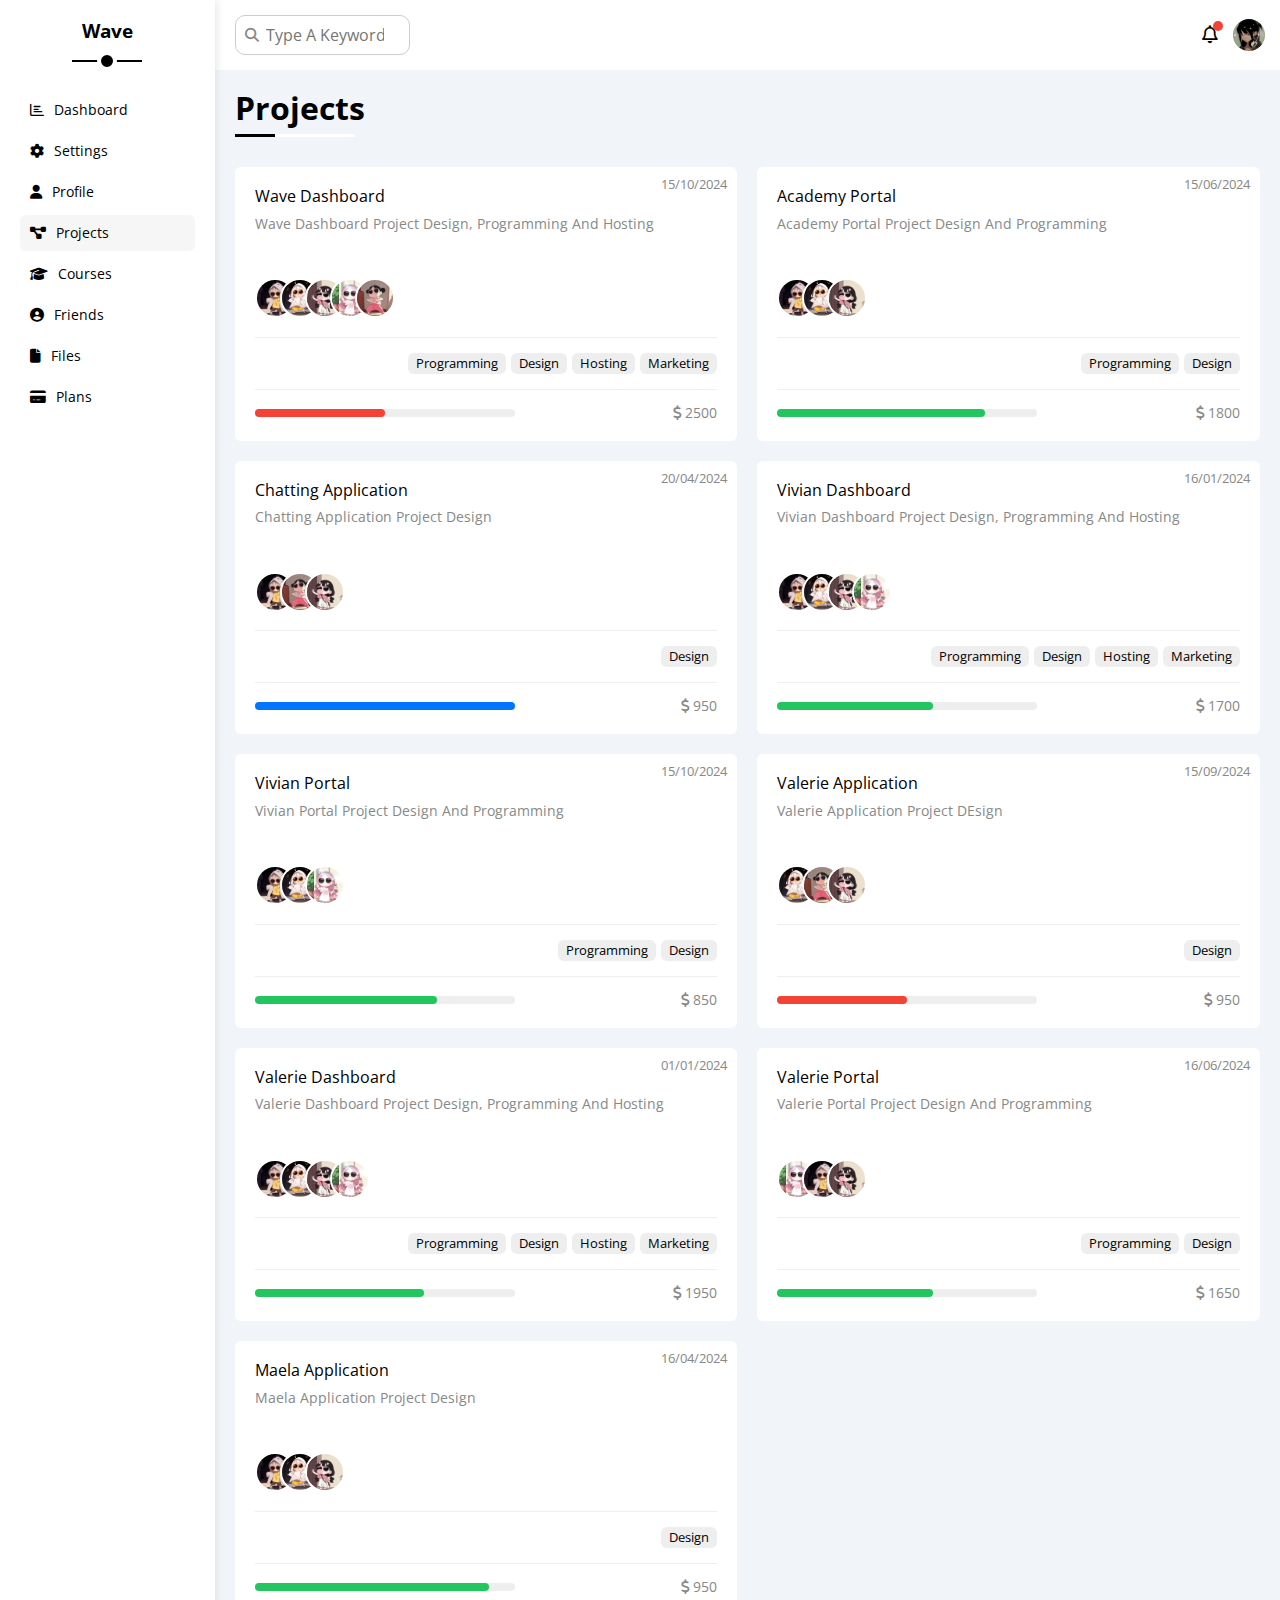
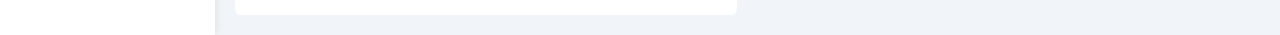
<file: projects.html>
<!DOCTYPE html>
<html lang="en">
<head>
    <meta charset="UTF-8">
    <meta name="viewport" content="width=device-width, initial-scale=1.0">
    <title>Projects</title>
    <link rel="stylesheet" href="CSS/framework.css">
    <link rel="stylesheet" href="CSS/master.css">
    <link rel="stylesheet" href="CSS/all.min.css">
    <link rel="stylesheet" href="CSS/normalize.css">
    <link rel="preconnect" href="https://fonts.googleapis.com">
    <link rel="preconnect" href="https://fonts.gstatic.com" crossorigin>
    <link href="https://fonts.googleapis.com/css2?family=Open+Sans:ital,wdth,wght@0,75..100,300..800;1,75..100,300..800&display=swap" rel="stylesheet">
</head>
<body>
    <div class="page d-flex">
        <div class="sidebar bg-white p-20 p-relative">
            <h3 class="p-relative txt-c mt-0">Wave</h3>
            <ul>
                <li>
                    <a href="index.html" class="d-flex align-center fs-14 c-black rad-6 p-10">
                        <i class="fa-regular fa-chart-bar"></i>
                        <span>Dashboard</span>
                    </a>
                </li>
                <li>
                    <a href="settings.html" class="d-flex align-center fs-14 c-black rad-6 p-10">
                        <i class="fa-solid fa-gear"></i>
                        <span>Settings</span>
                    </a>
                </li>
                <li>
                    <a href="profile.html" class="d-flex align-center fs-14 c-black rad-6 p-10">
                        <i class="fa-solid fa-user"></i>
                        <span>Profile</span>
                    </a>
                </li>
                <li>
                    <a href="projects.html" class="active d-flex align-center fs-14 c-black rad-6 p-10">
                        <i class="fa-solid fa-diagram-project"></i>
                        <span>Projects</span>
                    </a>
                </li>
                <li>
                    <a href="courses.html" class="d-flex align-center fs-14 c-black rad-6 p-10">
                        <i class="fa-solid fa-graduation-cap"></i>
                        <span>Courses</span>
                    </a>
                </li>
                <li>
                    <a href="friends.html" class="d-flex align-center fs-14 c-black rad-6 p-10">
                        <i class="fa-solid fa-circle-user"></i>
                        <span>Friends</span>
                    </a>
                </li>
                <li>
                    <a href="files.html" class="d-flex align-center fs-14 c-black rad-6 p-10">
                        <i class="fa-solid fa-file"></i>
                        <span>Files</span>
                    </a>
                </li>
                <li>
                    <a href="plans.html" class="d-flex align-center fs-14 c-black rad-6 p-10">
                        <i class="fa-solid fa-credit-card"></i>
                        <span>Plans</span>
                    </a>
                </li>
            </ul>
        </div>
        <div class="content w-full">
            <!-- start head -->
            <div class="head bg-white p-15 between-flex">
                <div class="search p-relative">
                    <input type="search" class="p-10" placeholder="Type A Keyword">
                </div>
                <div class="icons d-flex align-center">
                    <span class="notification p-relative">
                        <i class="fa-regular fa-bell"></i>
                    </span>
                    <img src="Images/avatar.jpeg" class="rad-half" alt="">
                </div>
            </div>
            <!-- end head -->
            <h1 class="p-relative">Projects</h1>
            <div class="projects-page d-grid m-20 gap-20">
                <div class="project bg-white p-20 rad-6 p-relative">
                    <span class="date fs-13 c-grey">15/10/2024</span>
                    <h4 class="m-0">Wave Dashboard</h4>
                    <p class="c-grey mt-10 mb-10 fs-14">Wave Dashboard Project Design, Programming And Hosting</p>
                    <div class="team">
                        <a href="#"><img src="Images/pfp (1).jpeg" class="rad-half" alt=""></a>
                        <a href="#"><img src="Images/pfp (1).jpg" class="rad-half" alt=""></a>
                        <a href="#"><img src="Images/pfp (2).jpeg" class="rad-half" alt=""></a>
                        <a href="#"><img src="Images/pfp (3).jpeg" class="rad-half" alt=""></a>
                        <a href="#"><img src="Images/pfp (4).jpeg" class="rad-half" alt=""></a>
                    </div>
                    <div class="do d-flex">
                        <span class="fs-13 rad-6 bg-eee">Programming</span>
                        <span class="fs-13 rad-6 bg-eee">Design</span>
                        <span class="fs-13 rad-6 bg-eee">Hosting</span>
                        <span class="fs-13 rad-6 bg-eee">Marketing</span>
                    </div>
                    <div class="info between-flex">
                        <div class="prog bg-eee">
                            <span class="bg-red" style="width: 50%;"></span>
                        </div>
                        <div class="fs-14 c-grey">
                            <i class="fa-solid fa-dollar-sign"></i>
                            2500
                        </div>
                    </div>
                </div>
                <div class="project bg-white p-20 rad-6 p-relative">
                    <span class="date fs-13 c-grey">15/06/2024</span>
                    <h4 class="m-0">Academy Portal</h4>
                    <p class="c-grey mt-10 mb-10 fs-14">Academy Portal Project Design And Programming</p>
                    <div class="team">
                        <a href="#"><img src="Images/pfp (1).jpeg" class="rad-half" alt=""></a>
                        <a href="#"><img src="Images/pfp (1).jpg" class="rad-half" alt=""></a>
                        <a href="#"><img src="Images/pfp (2).jpeg" class="rad-half" alt=""></a>
                    </div>
                    <div class="do d-flex">
                        <span class="fs-13 rad-6 bg-eee">Programming</span>
                        <span class="fs-13 rad-6 bg-eee">Design</span>
                    </div>
                    <div class="info between-flex">
                        <div class="prog bg-eee">
                            <span class="bg-green" style="width: 80%;"></span>
                        </div>
                        <div class="fs-14 c-grey">
                            <i class="fa-solid fa-dollar-sign"></i>
                            1800
                        </div>
                    </div>
                </div>
                <div class="project bg-white p-20 rad-6 p-relative">
                    <span class="date fs-13 c-grey">20/04/2024</span>
                    <h4 class="m-0">Chatting Application</h4>
                    <p class="c-grey mt-10 mb-10 fs-14">Chatting Application Project Design</p>
                    <div class="team">
                        <a href="#"><img src="Images/pfp (1).jpeg" class="rad-half" alt=""></a>
                        <a href="#"><img src="Images/pfp (4).jpeg" class="rad-half" alt=""></a>
                        <a href="#"><img src="Images/pfp (2).jpeg" class="rad-half" alt=""></a>
                    </div>
                    <div class="do d-flex">
                        <span class="fs-13 rad-6 bg-eee">Design</span>
                    </div>
                    <div class="info between-flex">
                        <div class="prog bg-eee">
                            <span class="bg-blue" style="width: 100%;"></span>
                        </div>
                        <div class="fs-14 c-grey">
                            <i class="fa-solid fa-dollar-sign"></i>
                            950
                        </div>
                    </div>
                </div>
                <div class="project bg-white p-20 rad-6 p-relative">
                    <span class="date fs-13 c-grey">16/01/2024</span>
                    <h4 class="m-0">Vivian Dashboard</h4>
                    <p class="c-grey mt-10 mb-10 fs-14">Vivian Dashboard Project Design, Programming And Hosting</p>
                    <div class="team">
                        <a href="#"><img src="Images/pfp (1).jpeg" class="rad-half" alt=""></a>
                        <a href="#"><img src="Images/pfp (1).jpg" class="rad-half" alt=""></a>
                        <a href="#"><img src="Images/pfp (2).jpeg" class="rad-half" alt=""></a>
                        <a href="#"><img src="Images/pfp (3).jpeg" class="rad-half" alt=""></a>
                    </div>
                    <div class="do d-flex">
                        <span class="fs-13 rad-6 bg-eee">Programming</span>
                        <span class="fs-13 rad-6 bg-eee">Design</span>
                        <span class="fs-13 rad-6 bg-eee">Hosting</span>
                        <span class="fs-13 rad-6 bg-eee">Marketing</span>
                    </div>
                    <div class="info between-flex">
                        <div class="prog bg-eee">
                            <span class="bg-green" style="width: 60%;"></span>
                        </div>
                        <div class="fs-14 c-grey">
                            <i class="fa-solid fa-dollar-sign"></i>
                            1700
                        </div>
                    </div>
                </div>
                <div class="project bg-white p-20 rad-6 p-relative">
                    <span class="date fs-13 c-grey">15/10/2024</span>
                    <h4 class="m-0">Vivian Portal</h4>
                    <p class="c-grey mt-10 mb-10 fs-14">Vivian Portal Project Design And Programming</p>
                    <div class="team">
                        <a href="#"><img src="Images/pfp (1).jpeg" class="rad-half" alt=""></a>
                        <a href="#"><img src="Images/pfp (1).jpg" class="rad-half" alt=""></a>
                        <a href="#"><img src="Images/pfp (3).jpeg" class="rad-half" alt=""></a>
                    </div>
                    <div class="do d-flex">
                        <span class="fs-13 rad-6 bg-eee">Programming</span>
                        <span class="fs-13 rad-6 bg-eee">Design</span>
                    </div>
                    <div class="info between-flex">
                        <div class="prog bg-eee">
                            <span class="bg-green" style="width: 70%;"></span>
                        </div>
                        <div class="fs-14 c-grey">
                            <i class="fa-solid fa-dollar-sign"></i>
                            850
                        </div>
                    </div>
                </div>
                <div class="project bg-white p-20 rad-6 p-relative">
                    <span class="date fs-13 c-grey">15/09/2024</span>
                    <h4 class="m-0">Valerie Application</h4>
                    <p class="c-grey mt-10 mb-10 fs-14">Valerie Application Project DEsign</p>
                    <div class="team">
                        <a href="#"><img src="Images/pfp (1).jpg" class="rad-half" alt=""></a>
                        <a href="#"><img src="Images/pfp (4).jpeg" class="rad-half" alt=""></a>
                        <a href="#"><img src="Images/pfp (2).jpeg" class="rad-half" alt=""></a>
                    </div>
                    <div class="do d-flex">
                        <span class="fs-13 rad-6 bg-eee">Design</span>
                    </div>
                    <div class="info between-flex">
                        <div class="prog bg-eee">
                            <span class="bg-red" style="width: 50%;"></span>
                        </div>
                        <div class="fs-14 c-grey">
                            <i class="fa-solid fa-dollar-sign"></i>
                            950
                        </div>
                    </div>
                </div>
                <div class="project bg-white p-20 rad-6 p-relative">
                    <span class="date fs-13 c-grey">01/01/2024</span>
                    <h4 class="m-0">Valerie Dashboard</h4>
                    <p class="c-grey mt-10 mb-10 fs-14">Valerie Dashboard Project Design, Programming And Hosting</p>
                    <div class="team">
                        <a href="#"><img src="Images/pfp (1).jpeg" class="rad-half" alt=""></a>
                        <a href="#"><img src="Images/pfp (1).jpg" class="rad-half" alt=""></a>
                        <a href="#"><img src="Images/pfp (2).jpeg" class="rad-half" alt=""></a>
                        <a href="#"><img src="Images/pfp (3).jpeg" class="rad-half" alt=""></a>
                    </div>
                    <div class="do d-flex">
                        <span class="fs-13 rad-6 bg-eee">Programming</span>
                        <span class="fs-13 rad-6 bg-eee">Design</span>
                        <span class="fs-13 rad-6 bg-eee">Hosting</span>
                        <span class="fs-13 rad-6 bg-eee">Marketing</span>
                    </div>
                    <div class="info between-flex">
                        <div class="prog bg-eee">
                            <span class="bg-green" style="width: 65%;"></span>
                        </div>
                        <div class="fs-14 c-grey">
                            <i class="fa-solid fa-dollar-sign"></i>
                            1950
                        </div>
                    </div>
                </div>
                <div class="project bg-white p-20 rad-6 p-relative">
                    <span class="date fs-13 c-grey">16/06/2024</span>
                    <h4 class="m-0">Valerie Portal</h4>
                    <p class="c-grey mt-10 mb-10 fs-14">Valerie Portal Project Design And Programming</p>
                    <div class="team">
                        <a href="#"><img src="Images/pfp (3).jpeg" class="rad-half" alt=""></a>
                        <a href="#"><img src="Images/pfp (1).jpeg" class="rad-half" alt=""></a>
                        <a href="#"><img src="Images/pfp (2).jpeg" class="rad-half" alt=""></a>
                    </div>
                    <div class="do d-flex">
                        <span class="fs-13 rad-6 bg-eee">Programming</span>
                        <span class="fs-13 rad-6 bg-eee">Design</span>
                    </div>
                    <div class="info between-flex">
                        <div class="prog bg-eee">
                            <span class="bg-green" style="width: 60%;"></span>
                        </div>
                        <div class="fs-14 c-grey">
                            <i class="fa-solid fa-dollar-sign"></i>
                            1650
                        </div>
                    </div>
                </div>
                <div class="project bg-white p-20 rad-6 p-relative">
                    <span class="date fs-13 c-grey">16/04/2024</span>
                    <h4 class="m-0">Maela Application</h4>
                    <p class="c-grey mt-10 mb-10 fs-14">Maela Application Project Design</p>
                    <div class="team">
                        <a href="#"><img src="Images/pfp (1).jpeg" class="rad-half" alt=""></a>
                        <a href="#"><img src="Images/pfp (1).jpg" class="rad-half" alt=""></a>
                        <a href="#"><img src="Images/pfp (2).jpeg" class="rad-half" alt=""></a>
                    </div>
                    <div class="do d-flex">
                        <span class="fs-13 rad-6 bg-eee">Design</span>
                    </div>
                    <div class="info between-flex">
                        <div class="prog bg-eee">
                            <span class="bg-green" style="width: 90%;"></span>
                        </div>
                        <div class="fs-14 c-grey">
                            <i class="fa-solid fa-dollar-sign"></i>
                            950
                        </div>
                    </div>
                </div>
            </div>
        </div>
    </div>
</body>
</html>
</file>
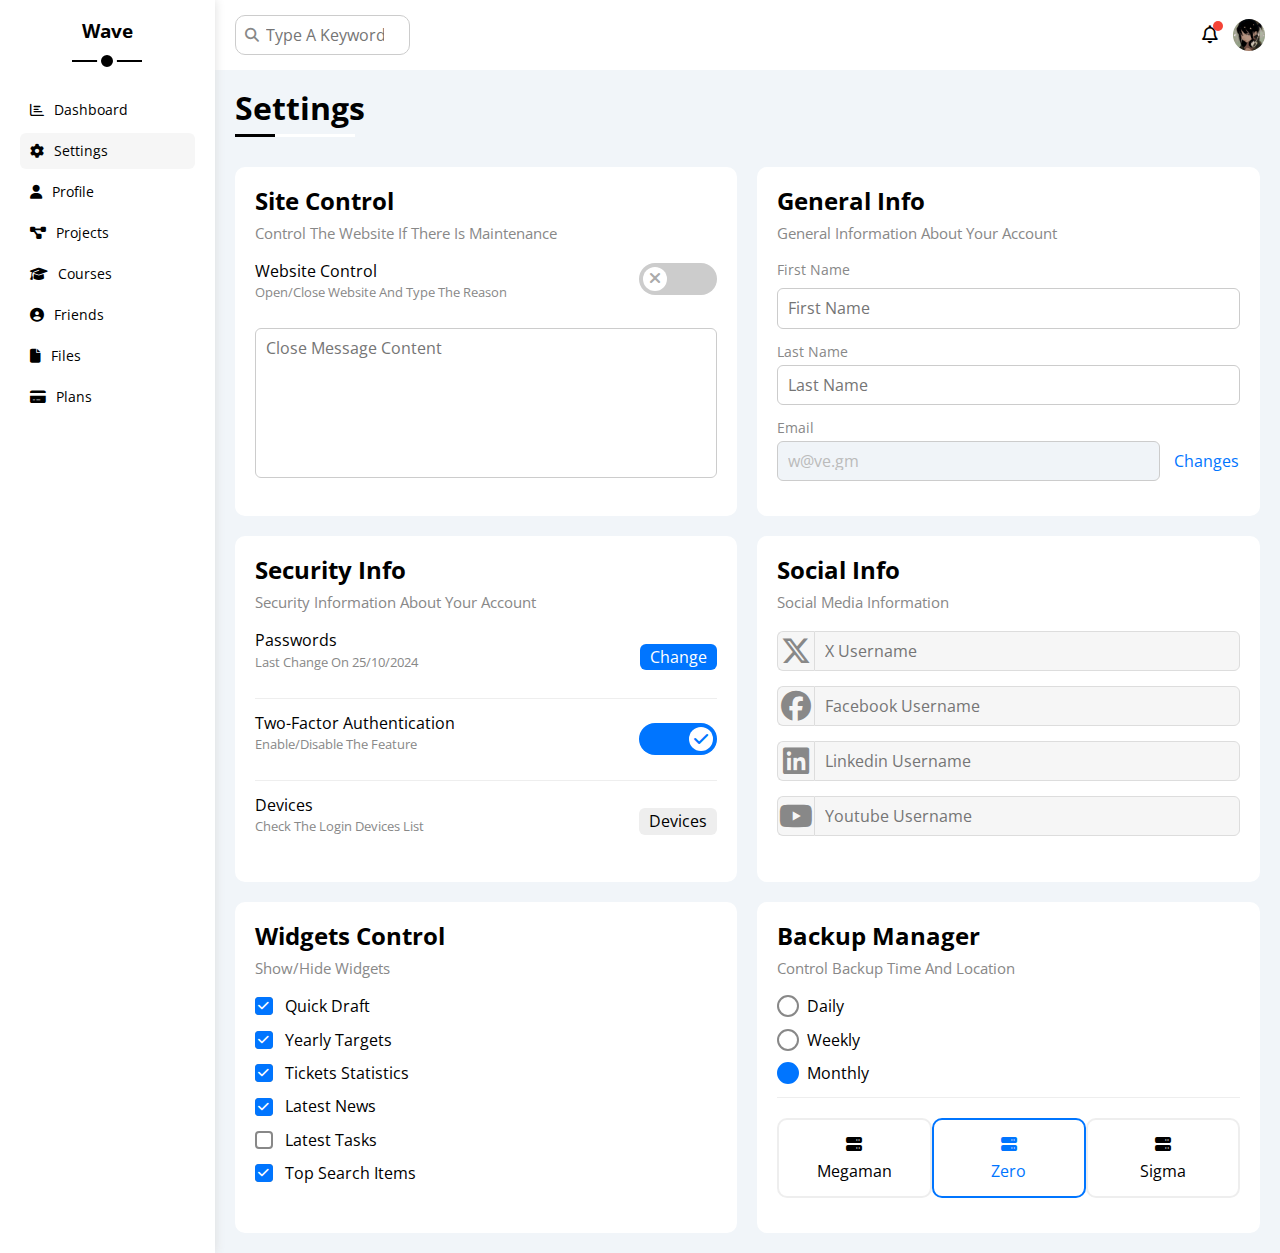
<file: settings.html>
<!DOCTYPE html>
<html lang="en">
<head>
    <meta charset="UTF-8">
    <meta name="viewport" content="width=device-width, initial-scale=1.0">
    <title>Settings</title>
    <link rel="stylesheet" href="CSS/framework.css">
    <link rel="stylesheet" href="CSS/master.css">
    <link rel="stylesheet" href="CSS/all.min.css">
    <link rel="stylesheet" href="CSS/normalize.css">
    <link rel="preconnect" href="https://fonts.googleapis.com">
    <link rel="preconnect" href="https://fonts.gstatic.com" crossorigin>
    <link href="https://fonts.googleapis.com/css2?family=Open+Sans:ital,wdth,wght@0,75..100,300..800;1,75..100,300..800&display=swap" rel="stylesheet">
</head>
<body>
    <div class="page d-flex">
        <div class="sidebar bg-white p-20 p-relative">
            <h3 class="p-relative txt-c mt-0">Wave</h3>
            <ul>
                <li>
                    <a href="index.html" class="d-flex align-center fs-14 c-black rad-6 p-10">
                        <i class="fa-regular fa-chart-bar"></i>
                        <span>Dashboard</span>
                    </a>
                </li>
                <li>
                    <a href="settings.html" class=" active d-flex align-center fs-14 c-black rad-6 p-10">
                        <i class="fa-solid fa-gear"></i>
                        <span>Settings</span>
                    </a>
                </li>
                <li>
                    <a href="profile.html" class="d-flex align-center fs-14 c-black rad-6 p-10">
                        <i class="fa-solid fa-user"></i>
                        <span>Profile</span>
                    </a>
                </li>
                <li>
                    <a href="projects.html" class="d-flex align-center fs-14 c-black rad-6 p-10">
                        <i class="fa-solid fa-diagram-project"></i>
                        <span>Projects</span>
                    </a>
                </li>
                <li>
                    <a href="courses.html" class="d-flex align-center fs-14 c-black rad-6 p-10">
                        <i class="fa-solid fa-graduation-cap"></i>
                        <span>Courses</span>
                    </a>
                </li>
                <li>
                    <a href="friends.html" class="d-flex align-center fs-14 c-black rad-6 p-10">
                        <i class="fa-solid fa-circle-user"></i>
                        <span>Friends</span>
                    </a>
                </li>
                <li>
                    <a href="files.html" class="d-flex align-center fs-14 c-black rad-6 p-10">
                        <i class="fa-solid fa-file"></i>
                        <span>Files</span>
                    </a>
                </li>
                <li>
                    <a href="plans.html" class="d-flex align-center fs-14 c-black rad-6 p-10">
                        <i class="fa-solid fa-credit-card"></i>
                        <span>Plans</span>
                    </a>
                </li>
            </ul>
        </div>
        <div class="content w-full">
            <!-- start head -->
            <div class="head bg-white p-15 between-flex">
                <div class="search p-relative">
                    <input type="search" class="p-10" placeholder="Type A Keyword">
                </div>
                <div class="icons d-flex align-center">
                    <span class="notification p-relative">
                        <i class="fa-regular fa-bell"></i>
                    </span>
                    <img src="Images/avatar.jpeg" class="rad-half" alt="">
                </div>
            </div>
            <!-- end head -->
            <h1 class="p-relative">Settings</h1>
            <div class="settings-page m-20 d-grid gap-20">
                <!-- start Settings Box -->
                 <div class="p-20 bg-white rad-10">
                    <h2 class="mt-0 mb-10">Site Control</h2>
                    <p class="mt-0 mb-20 c-grey fs-15">Control The Website If There Is Maintenance</p>
                    <div class="mb-15 between-flex">
                        <div>
                            <span>Website Control</span>
                            <p class="c-grey mt-5 mb-0 fs-13">Open/Close Website And Type The Reason</p>
                        </div>
                        <div>
                                <label class="settings-page">
                                <input type="checkbox" class="toggle-checkbox">
                                <div class="toggle-switch"></div>
                            </label>
                        </div>
                    </div>
                    <textarea placeholder="Close Message Content" class="close-message p-10 rad-6 d-block w-full"></textarea>
                 </div>
                <!-- end settings box -->
                <!-- start settings box -->
                 <div class="p-20 bg-white rad-10">
                    <h2 class="mt-0 mb-10">General Info</h2>
                    <p class="mt-0 mb-20 c-grey fs-15">General Information About Your Account</p>
                    <div class="mb-15">
                        <label class="fs-14 c-grey d-block mb-10" for="first">First Name</label>
                        <input type="text" id="first" placeholder="First Name" class="b-none border-ccc p-10 rad-6 d-block w-full">
                    </div>
                    <div class="mb-15">
                        <label class="fs-14 c-grey d-block mb-5" for="last">Last Name</label>
                        <input type="text" id="last" placeholder="Last Name" class="b-none border-ccc p-10 rad-6 d-block w-full">
                    </div>
                    <div class="mb-15">
                        <label class="fs-14 c-grey d-block mb-5" for="first">Email</label>
                        <input type="email" id="email" value="w@ve.gm" disabled placeholder="First Name" class="email b-none border-ccc p-10 rad-6 w-full mr-10">
                        <a href="#" class="c-blue">Changes</a>
                    </div>
                 </div>
                <!-- end settings box -->
                <!-- start settings box -->
                <div class="p-20 bg-white rad-10">
                    <h2 class="mt-0 mb-10">Security Info</h2>
                    <p class="mt-0 mb-20 c-grey fs-15">Security Information About Your Account</p>
                    <div class="sec-box mb-15 between-flex">
                        <div>
                            <span>Passwords</span>
                            <p class="c-grey mt-5 mb-0 fs-13">Last Change On 25/10/2024</p>
                        </div>
                        <a href="#" class="button bg-blue c-white btn-shape">Change</a>
                    </div>
                    <div class="sec-box mb-15 between-flex">
                        <div>
                            <span>Two-Factor Authentication</span>
                            <p class="c-grey mt-5 mb-0 fs-13">Enable/Disable The Feature</p>
                        </div>
                        <label>
                            <input type="checkbox" class="toggle-checkbox" checked>
                            <div class="toggle-switch"></div>
                        </label>
                    </div>
                    <div class="sec-box between-flex">
                        <div>
                            <span>Devices</span>
                            <p class="c-grey mt-5 mb-0 fs-13">Check The Login Devices List</p>
                        </div>
                        <a href="#" class="bg-eee c-black btn-shape">Devices</a>
                    </div>
                </div>
                <!-- end settings box -->
                <!-- start settings box -->
                <div class="social-boxes p-20 bg-white rad-10">
                    <h2 class="mt-0 mb-10">Social Info</h2>
                    <p class="mt-0 mb-20 c-grey fs-15">Social Media Information</p>
                    <div class="d-flex align-center mb-15">
                        <i class="fa-brands fa-x-twitter center-flex c-grey"></i>
                        <input type="text" class="w-full" placeholder="X Username">
                    </div>
                    <div class="d-flex align-center mb-15">
                        <i class="fa-brands fa-facebook center-flex c-grey"></i>
                        <input type="text" class="w-full" placeholder="Facebook Username">
                    </div>
                    <div class="d-flex align-center mb-15">
                        <i class="fa-brands fa-linkedin center-flex c-grey"></i>
                        <input type="text" class="w-full" placeholder="Linkedin Username">
                    </div>
                    <div class="d-flex align-center mb-15">
                        <i class="fa-brands fa-youtube center-flex c-grey"></i>
                        <input type="text" class="w-full" placeholder="Youtube Username">
                    </div>
                </div>
                <!-- end settings box -->
                <!-- start settings box -->
                <div class="widgets-control p-20 bg-white rad-10">
                    <h2 class="mt-0 mb-10">Widgets Control</h2>
                    <p class="mt-0 mb-20 c-grey fs-15">Show/Hide Widgets</p>
                    <div class="control d-flex align-center mb-15">
                        <input type="checkbox" id="one" checked>
                        <label for="one">Quick Draft</label>
                    </div>
                    <div class="control d-flex align-center mb-15">
                        <input type="checkbox" id="two" checked>
                        <label for="two">Yearly Targets</label>
                    </div>
                    <div class="control d-flex align-center mb-15">
                        <input type="checkbox" id="three" checked>
                        <label for="three">Tickets Statistics</label>
                    </div>
                    <div class="control d-flex align-center mb-15">
                        <input type="checkbox" id="four" checked>
                        <label for="four">Latest News</label>
                    </div>
                    <div class="control d-flex align-center mb-15">
                        <input type="checkbox" id="five">
                        <label for="five">Latest Tasks</label>
                    </div>
                    <div class="control d-flex align-center mb-15">
                        <input type="checkbox" id="six" checked>
                        <label for="six">Top Search Items</label>
                    </div>
                </div>
                <!-- end settings box -->
                <!-- start settings box -->
                <div class="backup-control p-20 bg-white rad-10">
                    <h2 class="mt-0 mb-10">Backup Manager</h2>
                    <p class="mt-0 mb-20 c-grey fs-15">Control Backup Time And Location</p>
                    <div class="date d-flex align-center mb-15">
                        <input type="radio" name="time" id="daily" checked>
                        <label for="daily">Daily</label>
                    </div>
                    <div class="date d-flex align-center mb-15">
                        <input type="radio" name="time" id="weekly" checked>
                        <label for="weekly">Weekly</label>
                    </div>
                    <div class="date d-flex align-center mb-15">
                        <input type="radio" name="time" id="monthly" checked>
                        <label for="monthly">Monthly</label>
                    </div>
                    <div class="servers d-flex align-center txt-c">
                        <input type="radio" name="servers" id="server-one">
                        <div class="server mb-15 rad-10 w-full">
                            <label for="server-one" class="d-block m-15">
                                <i class="fa-solid fa-server d-block mb-10"></i>
                                <br>Megaman
                            </label>
                        </div>
                        <input type="radio" name="servers" id="server-two" checked>
                        <div class="server mb-15 rad-10 w-full">
                            <label for="server-two" class="d-block m-15">
                                <i class="fa-solid fa-server d-block mb-10"></i>
                                <br>Zero
                            </label>
                        </div>
                        <input type="radio" name="servers" id="server-three">
                        <div class="server mb-15 rad-10 w-full">
                            <label for="server-three" class="d-block m-15">
                                <i class="fa-solid fa-server d-block mb-10"></i>
                                <br>Sigma
                            </label>
                        </div>
                    </div>
                </div>
                <!-- end settings box -->
            </div>
        </div>
    </div>
</body>
</html>
</file>
<file: CSS/framework.css>
:root {
    --blue-color: #0075ff;
    --blue-alt-color: #0d69d5;
    --orange-color: #f59e0b;
    --green-color: #22c55e;
    --red-color: #f44336;
    --grey-color: #888;
}

/* start box */

.d-flex{
    display: flex;
}

.f-wrap{
    flex-wrap: wrap;
}

.align-center{
    align-items: center;
}

.space-between{
    justify-content: space-between;
}

.d-grid{
    display: grid;
}

.gap-20{
    gap: 20px;
}

.d-block{
    display: block;
}

@media (max-width: 767px) {
    .block-mobile{
        display: block;
    }
    .hide-mobile{
        display: none;
    }
}

/* end box */

/* start padding + margin */

.p-10{
    padding: 10px;
}

.p-15{
    padding: 15px;
}

.p-20{
    padding: 20px;
}

.pt-10{
    padding-top: 10px;
}

.pt-15{
    padding-top: 15px;
}

.pt-20{
    padding-top: 20px;
}

.pb-10{
    padding-bottom: 10px;
}

.pb-15{
    padding-bottom: 15px;
}

.pb-20{
    padding-bottom: 20px;
}

.pl-15{
    padding-left: 15px;
}

.m-0{
    margin: 0;
}

.m-15{
    margin: 15px;
}

.m-20{
    margin: 20px;
}

.mt-0{
    margin-top: 0;
}

.mt-5{
    margin-top: 5px;
}

.mt-10{
    margin-top: 10px;
}

.mt-15{
    margin-top: 15px;
}

.mt-20{
    margin-top: 20px;
}

.mt-25{
    margin-top: 25px;
}

.mr-10{
    margin-right: 10px;
}

.mr-15{
    margin-right: 15px;
}

.mb-5{
    margin-bottom: 5px;
}

.mb-10{
    margin-bottom: 10px;
}

.mb-15{
    margin-bottom: 15px;
}

.mb-20{
    margin-bottom: 20px;
}

.mb-25{
    margin-bottom: 25px;
}

/* end padding + margin */

/* start color */

.c-black{
    color: black;
}

.c-white {
    color: white;
}

.c-grey {
    color: var(--grey-color);
}

.c-red {
    color: var(--red-color);
}

.c-green {
    color: var(--green-color);
}

.c-blue {
    color: var(--blue-color);
}

.c-orange {
    color: var(--orange-color);
}

.bg-red {
    background-color: var(--red-color);
}

.bg-green {
    background-color: var(--green-color);
}

.bg-blue {
    background-color: var(--blue-color);
}

.bg-orange {
    background-color: var(--orange-color);
}

.bg-white {
    background-color: white;
}

.bg-eee {
    background-color: #eee;
}

/* end color */

/* start position */

.p-relative{
    position: relative;
}

.p-absolute{
    position: absolute;
}

/* end position */

/* start font */

.txt-c{
    text-align: center;
}

.fs-13{
    font-size: 13px;
}

.fs-14{
    font-size: 14px;
}

.fs-15{
    font-size: 15px;
}

.fs-25{
    font-size: 25px;
}

.fw-bold{
    font-weight: bold;
}

@media (max-width: 767px) {
    .txt-c-mobile{
        text-align: center;
    }
}

/* end font */

/* start border */

.rad-6{
    border-radius: 6px;
}

.rad-10{
    border-radius: 10px;
}

.rad-half{
    border-radius: 50%;
}

.b-none{
    border: none;
}

.border-ccc{
    border: 1px solid #ccc;
}

.border-eee{
    border: 1px solid #eee;
}

/* end border */

/* start width + height */

.w-full{
    width: 100%;
}

.w-100{
    width: 100px;
}

.w-fit{
    width: fit-content;
}

.h-full{
    height: 100%;
}

.h-100{
    height: 100px;
}

/* end width + height */

/* start components */

.center-flex{
    display: flex;
    align-items: center;
    justify-content: center;
}

.between-flex{
    display: flex;
    align-items: center;
    justify-content: space-between;
}

.btn-shape{
    padding: 4px 10px;
    border-radius: 6px;
}

/* end components */
</file>
<file: CSS/master.css>
/* start global */

:root{
    --blue-color: #0075ff;
    --blue-alt-color: #0d69d5;
    --orange-color: #f59e0b;
    --green-color: #22c55e;
    --red-color: #f44336;
    --grey-color: #888;
}

*{
    box-sizing: border-box;
}

body{
    font-family: "Open Sans", sans-serif;
    margin: 0;
}

*:focus{
    outline: none;
}

a{
    text-decoration: none;
}

ul{
    list-style: none;
    padding: 0;
}

::-webkit-scrollbar {
    width: 15px;
}

::-webkit-scrollbar-track {
    background-color: white;
}

::-webkit-scrollbar-thumb {
    background-color: var(--blue-color);
}

::-webkit-scrollbar-thumb:hover {
    background-color: var(--blue-alt-color);
}

.page{
    background-color: #f1f5f9;
    min-height: 100vh;
}

/* end global */

/* start sidebar */

.sidebar{
    width: 250px;
    box-shadow: 0 0 10px #ddd;
}

.sidebar > h3{
    margin-bottom: 50px;
}

.sidebar > h3::before,
.sidebar > h3::after{
    content: "";
    background-color: black;
    transform: translateX(-50%);
    position: absolute;
    left: 50%;
}

.sidebar > h3::before{
    width: 70px;
    height: 2px;
    bottom: -20px;
}

.sidebar > h3::after{
    bottom: -29px;
    width: 12px;
    height: 12px;
    border-radius: 50%;
    border: 4px solid white;
}

.sidebar ul li a{
    transition: 0.3s;
    margin-bottom: 5px;
}

.sidebar ul li a:hover,
.sidebar ul li a.active{
    background-color: #f6f6f6;
}

.sidebar ul li a span{
    font-size: 14px;
    margin-left: 10px;
}

@media (max-width: 767px) {
    .sidebar{
        width: 58px;
        padding: 10px;
    }
    .sidebar > h3{
        font-size: 13px;
        margin-bottom: 15px;
    }
    .sidebar > h3::before,
    .sidebar > h3::after{
        display: none;
    }
    .sidebar ul li a span{
        display: none;
    }
}

/* end sidebar */

/* start content */

.content{
    overflow: hidden;
}

.head .search::before{
    font-family: "Font Awesome 6 Free";
    content: "\f002";
    font-weight: 900;
    position: absolute;
    left: 15px;
    top: 50%;
    transform: translateY(-50%);
    font-size: 14px;
    color: var(--grey-color);
}

.head .search input{
    border: 1px solid #ccc;
    border-radius: 10px;
    margin-left: 5px;
    padding-left: 30px;
    width: 175px;
    transition: width 0.3s;
}

.head .search input:focus{
    width: 200px;
}

.head .search input:focus::placeholder{
    opacity: 0;
}

.head .icons .notification::before{
    content: "";
    position: absolute;
    width: 10px;
    height: 10px;
    background-color: var(--red-color);
    border-radius: 50%;
    right: -5px;
    top: -5px;
}

.head .icons .notification i{
    font-size: 18px;
}

.head .icons img{
    width: 32px;
    height: 32px;
    margin-left: 15px;
}

.page h1{
    margin: 20px 20px 40px;
}

.page h1::before,
.page h1::after{
    content: "";
    height: 3px;
    position: absolute;
    bottom: -10px;
    left: 0;
}

.page h1::before{
    background-color: white;
    width: 120px;
}

.page h1::after{
    background-color: black;
    width: 40px;
}

.wrapper{
    grid-template-columns: repeat(auto-fill, minmax(450px, 1fr));
    margin-left: 20px;
    margin-right: 20px;
}

@media (max-width: 767px) {
    .wrapper{
        grid-template-columns: minmax(200px, 1fr);
        margin-left: 10px;
        margin-right: 10px;
        gap: 10px;
    }
}

/* end content */

/* start Welcome Widget */

.welcome{
    overflow: hidden;
}

.welcome .intro img{
    width: 210px;
    margin-bottom: -10px;
}

.welcome .body{
    border-top: 1px solid #eee;
    border-bottom:  1px solid #eee;
}

.welcome .body > div{
    flex: 1;
}

.welcome .visit{
    margin: 0 15px 15px auto;
    transition: 0.3s;
}

.welcome .visit:hover{
    background-color: var(--blue-alt-color);
}

.welcome .avatar{
    width: 64px;
    height: 64px;
    border: 2px solid white;
    padding: 2px;
    box-shadow: 0 0 5px #ddd;
    margin-left: 20px;
    margin-top: -32px;
}

@media (max-width: 767px) {
    .welcome .intro{
        padding-bottom: 30px;
    }
    .welcome .avatar{
        margin-left: 0;
    }
    .welcome .body > div:not(:last-child){
        margin-bottom: 20px;
    }
}

/* end Welcome Widget */

/* start Quick Draft Widget */

.quick-draft textarea{
    resize: none;
    min-height: 180px;
}

.quick-draft .save{
    margin-left: auto;
    transition: 0.3s;
    cursor: pointer;
}

.quick-draft .save:hover{
    background-color: var(--blue-alt-color);
}

/* end Quick Draft Widget */

/* start targets widget */

.targets .target-row .icon{
    width: 80px;
    height: 80px;
    margin-right: 15px;
}

.targets .target-row .icon i{
    font-size: 20px;
}

.targets .details{
    flex: 1;
}

.targets .details .progress{
    height: 4px;
}

.targets .details .progress > span{
    position: absolute;
    left: 0;
    top: 0;
    height: 100%;
}

.targets .details .progress > span span{
    position: absolute;
    bottom: 16px;
    right: -16px;
    color: white;
    padding: 2px 5px;
    border-radius: 6px;
    font-size: 13px;
}

.targets .details .progress > span span::after{
    content: "";
    border-color: transparent;
    border-width: 5px;
    border-style: solid;
    position: absolute;
    bottom: -10px;
    left: 50%;
    transform: translateX(-50%);
}

.targets .details .progress > .blue span::after{
    border-top-color: var(--blue-color);
}

.targets .details .progress > .orange span::after{
    border-top-color: var(--orange-color);
}

.targets .details .progress > .green span::after{
    border-top-color: var(--green-color);
}

.blue .icon,
.blue .progress{
    background-color: rgb(0 117 255 / 20%);
}

.orange .icon,
.orange .progress{
    background-color: rgb(245 158 11 / 20%);
}

.green .icon,
.green .progress{
    background-color: rgb(34 197 94 / 20%);
}

/* end targets widget */

/* start tickets widget */

.tickets .box{
    border: 1px solid #ccc;
    width: calc(50% - 10px);
}

.tickets .box i{
    font-size: 25px;
}

@media (max-width: 767px) {
    .tickets .box{
        width: 100%;
    }
}

/* end tickets widget */

/* start latest news */

.latest-news .news-row:not(:last-of-type){
    margin-bottom: 20px;
    padding-bottom: 20px;
    border-bottom: 1px solid #eee;
}

.latest-news .news-row img{
    width: 100px;
    border-radius: 6px;
    margin-right: 15px;
}

.latest-news .info{
    flex-grow: 1;
}

.latest-news .info h3{
    margin: 0 0 6px;
    font-size: 16px;
}

@media (max-width: 767px) {
    .latest-news .news-row{
        display: block;
    }
    .latest-news .news-row .label{
        margin: 10px auto;
        width: fit-content;
    }
}

/* end latest news */

/* start tasks */

.tasks .task-row:not(:last-of-type){
    margin-bottom: 15px;
    padding-bottom: 15px;
    border-bottom: 1px solid #eee;
}

.tasks .info{
    flex-grow: 1;
}

.tasks .done{
    opacity: 0.3;
}

.tasks .done h3,
.tasks .done p{
    text-decoration: line-through;
}

.tasks .delete{
    cursor: pointer;
    transition: 0.3ms;
}

.tasks .delete:hover{
    color: var(--red-color);
}

/* end tasks */

/* start latest uploads */

.latest-uploads ul li:not(:last-child){
    border-bottom: 1px solid #eee;
}

.latest-uploads ul li img{
    width: 40px;
    height: 40px;
}

/* end latest uploads */

/* start last project */

.last-project ul::before{
    content: "";
    position: absolute;
    left: 11px;
    width: 2px;
    height: 100%;
    background-color: var(--blue-color);
}

.last-project ul li::before{
    content: "";
    width: 20px;
    height: 20px;
    display: block;
    border-radius: 50%;
    background-color: white;
    border: 2px solid white;
    outline: 2px solid var(--blue-color);
    margin-right: 15px;
    z-index: 1;
}

.last-project ul li.done::before{
    background-color: var(--blue-color);
}

.last-project ul li.current::before{
    animation: change-color 0.8s infinite alternate;
}

.last-project .launch-icon{
    position: absolute;
    width: 160px;
    right: 0;
    bottom: 0;
    opacity: 0.4;
}

/* end last project */

/* start reminders */

.reminders ul li .key{
    width: 15px;
    height: 15px;
}

.reminders ul li > .blue{
    border-left: 2px solid var(--blue-color);
}

.reminders ul li > .green{
    border-left: 2px solid var(--green-color);
}

.reminders ul li > .orange{
    border-left: 2px solid var(--orange-color);
}

.reminders ul li > .red{
    border-left: 2px solid var(--red-color);
}

/* end reminders */

/* start latest post */

.latest-post .avatar{
    width: 48px;
    height: 48px;
}

.latest-post .post-content{
    text-transform: capitalize;
    line-height: 1.8;
    border-top: 1px solid #eee;
    border-bottom: 1px solid #eee;
    min-height: 140px;
}

/* end latest post */

/* start social media */

.social-media .box{
    padding-left: 70px;
}

.social-media .box i{
    position: absolute;
    left: 0;
    top: 0;
    width: 52px;
    transition: 0.3s;
    font-size: 35px;
    text-align: center;
    padding-top: 10px;
}

.social-media .box i:hover{
    transform: rotate(5deg);
}

.social-media .x-twitter{
    background-color: rgb(20 23 26 / 20%);
    color: #14171a;
}

.social-media .x-twitter i,
.social-media .x-twitter a{
    background-color: #14171a;
}

.social-media .facebook{
    background-color: rgb(24 119 242 / 20%);
    color: #1877f2;
}

.social-media .facebook i,
.social-media .facebook a{
    background-color: #1877f2;
}

.social-media .youtube{
    background-color: rgb(255 0 0 / 20%);
    color: #ff0000;
}

.social-media .youtube i,
.social-media .youtube a{
    background-color: #ff0000;
}

.social-media .linkedin{
    background-color: rgb(0 119 181 / 20%);
    color: #0077b5;
}

.social-media .linkedin i,
.social-media .linkedin a{
    background-color: #0077b5;
}

/* end social media */

/* start project table */

.projects .responsive-table{
    overflow-x: auto;
}

.projects table{
    min-width: 1000px;
    border-spacing: 0;
}

.projects thead td{
    background-color: #eee;
    font-weight: bold;
}

.projects table td{
    padding: 15px;
}

.projects tbody td{
    border-bottom: 1px solid #eee;
    border-left: 1px solid #eee;
    transition: 0.3s;
}

.projects table tbody tr td:last-child{
    border-right: 1px solid #eee;
}

.projects tbody tr:hover td{
    background-color: #faf7f7;
}

.projects table img{
    width: 32px;
    height:  32px;
    padding: 2px;
    background-color: white;
}

.projects table img:not(:first-child){
    margin-left: -20px;
}

.projects table .lable{
    font-size: 13px;
}

/* end project table */

/* start settings */

.settings-page{
    grid-template-columns: repeat(auto-fill, minmax(500px, 1fr));
}

@media (max-width: 767px) {
    .settings-page{
        grid-template-columns: minmax(100px, 1fr);
        margin-left: 10px;
        margin-right: 10px;
        gap: 10px;
    }
}

.settings-page .close-message{
    border: 1px solid #ccc;
    resize: none;
    min-height: 150px;
}

.settings-page .email{
    display: inline-flex;
    width: calc(100% - 80px);
}

.settings-page .sec-box{
    padding-bottom: 15px;
}

.settings-page .sec-box:not(:last-of-type){
    border-bottom: 1px solid #eee;
}

.settings-page .sec-box .button{
    transition: 0.3s;
}

.settings-page .sec-box .button:hover{
    background-color: var(--blue-alt-color);
}

.settings-page .social-boxes i{
    width: 40px;
    height: 40px;
    background-color: #f6f6f6;
    border: 1px solid #ddd;
    border-right: none;
    border-radius: 6px 0 0 6px;
    transition: 0.3s;
    font-size: 30px;
    text-align: center;
    padding-top: 4px;
}

.settings-page .social-boxes input{
    height: 40px;
    background-color: #f6f6f6;
    border: 1px solid #ddd;
    padding-left: 10px;
    border-radius: 0 6px 6px 0;
}

.settings-page .social-boxes > div:focus-within i{
    color: black;
}

.widgets-control .control input[type="checkbox"]{
    -webkit-appearance: none;
    appearance: none;
}

.widgets-control .control label{
    padding-left: 30px;
    cursor: pointer;
    position: relative;
}

.widgets-control .control label::before,
.widgets-control .control label::after{
    position: absolute;
    left: 0;
    top: 50%;
    margin-top: -9px;
    border-radius: 4px;
}

.widgets-control .control label::before{
    content: "";
    width: 14px;
    height: 14px;
    border: 2px solid var(--grey-color);
}

.widgets-control .control label:hover::before{
    border-color: var(--blue-alt-color);
}

.widgets-control .control label::after{
    font-family: "Font Awesome 6 Free";
    content: "\f00c";
    font-weight: 900;
    background-color: var(--blue-color);
    color: white;
    font-size: 12px;
    width: 18px;
    height: 18px;
    display: flex;
    justify-content: center;
    align-items: center;
    transform: scale(0) rotate(360deg);
    transition: 0.3s;
}

.widgets-control .control input[type="checkbox"]:checked + label::after{
    transform: scale(1);
}

.backup-control input[type="radio"]{
    -webkit-appearance: none;
    appearance: none;
}

.backup-control .date label{
    padding-left: 30px;
    cursor: pointer;
    position: relative;
}

.backup-control .date label::before{
    content: "";
    position: absolute;
    top: 50%;
    left: 0;
    margin-top: -11px;
    width: 18px;
    height: 18px;
    border: 2px solid var(--grey-color);
    border-radius: 50%;
}

.backup-control .date label::after{
    content: "";
    position: absolute;
    left: 1px;
    top: -1px;
    width: 20px;
    height: 20px;
    background: var(--blue-color);
    border-radius: 50%;
    transition: 0.3s;
    transform: scale(0);
}

.backup-control .date input[type="radio"]:checked + label::before{
    border-color: var(--blue-color);
}

.backup-control .date input[type="radio"]:checked + label::after{
    transform: scale(1);
}

.backup-control .servers{
    border-top: 1px solid #eee;
    padding-top: 20px;
}

@media (max-width: 767px) {
    .backup-control .servers{
        flex-wrap: wrap;
    }
}

.backup-control .servers .server{
    border: 2px  solid #eee;
    position: relative;
}

.backup-control .servers .server label{
    cursor: pointer;
}

.backup-control .servers input[type="radio"]:checked + .server{
    border-color: var(--blue-color);
    color: var(--blue-color);
}

.toggle-checkbox{
    -webkit-appearance: none;
    appearance: none;
    display: none;
}

.toggle-switch{
    background-color: #ccc;
    width: 78px;
    height: 32px;
    border-radius: 16px;
    position: relative;
    transition: 0.3s;
    cursor: pointer;
}

.toggle-switch::before{
    font-family: "Font Awesome 6 Free";
    content: "\f00d";
    font-weight: 900;
    background-color: white;
    width: 24px;
    height: 24px;
    position: absolute;
    border-radius: 50%;
    top: 4px;
    left: 4px;
    display: flex;
    justify-content: center;
    align-items: center;
    color: #aaa;
    transition: 0.3s;
}

.toggle-checkbox:checked + .toggle-switch{
    background-color: var(--blue-color);
}

.toggle-checkbox:checked + .toggle-switch::before{
    content: "\f00c";
    left: 50px;
    color: var(--blue-color);
}

.settings-page :disabled{
    cursor: no-drop;
    background-color: #f0f4f8;
    color: #bbb;
}

/* end settings */

/* start profile page */

@media (max-width: 767px) {
    .profile-page .overview{
        flex-direction: column;
    }
}

.profile-page .avatar-box{
    width: 300px;
}

@media (min-width: 768px) {
    .profile-page .avatar-box{
        border-right: 1px solid #eee;
    }
}

.profile-page .avatar-box > img{
    width: 120px;
    height: 120px;
}

.profile-page .avatar-box .level{
    height: 6px;
    overflow: hidden;
    margin: auto;
    width: 70%;
}

.profile-page .avatar-box .level span{
    position: absolute;
    left: 0;
    top: 0;
    height: 100%;
    background-color: var(--blue-color);
    border-radius: 6px;
}

.profile-page .info-box .box{
    flex-wrap: wrap;
    border-bottom: 1px solid #eee;
    transition: 0.3s;
}

.profile-page .info-box .box:hover{
    background-color: #f9f9f9;
}

.profile-page .info-box .box > div{
    min-width: 250px;
    padding: 10px 0 0;
}

.profile-page .info-box h4{
    font-weight: normal;
}

/* start training code */

.profile-page .info-box .toggle-switch{
    height: 20px;
}

@media (max-width: 767px) {
    .profile-page .info-box .toggle-switch{
        margin: auto;
    }
}

.profile-page .info-box .toggle-switch::before{
    width: 12px;
    height: 12px;
    font-size: 8px;
}

.profile-page .info-box .toggle-checkbox:checked + .toggle-switch::before{
    left: 62px;
}

/* end training code */

@media (max-width: 767px) {
    .profile-page .other-data{
        flex-direction: column;
    }
}

.profile-page .skills-card{
    flex-grow: 1;
}

.profile-page .skills-card ul li{
    padding: 15px 0;
}

.profile-page .skills-card ul li:not(:last-child){
    border-bottom: 1px solid #eee;
}

.profile-page .skills-card ul li span{
    display: inline-flex;
    padding: 4px 10px;
    background-color: #eee;
    border-radius: 6px;
    font-size: 14px;
}

.profile-page .skills-card ul li span:not(:last-child){
    margin-right: 5px;
}

.profile-page .activities{
    flex-grow: 2;
}

.profile-page .activity:not(:last-of-type){
    border-bottom: 1px solid #eee;
    padding-bottom: 20px;
    margin-bottom: 20px;
}

.profile-page .activity img{
    width: 64px;
    height: 64px;
    margin-right: 10px;
}

@media (min-width: 768px) {
    .profile-page .activity .date{
        margin-left: auto;
        text-align: right;
    }
}

@media (max-width: 767px) {
    .profile-page .activity{
        flex-direction: column;
    }
    .profile-page .activity img{
        margin-right: 0;
        margin-bottom: 15px;
    }
    .profile-page .activity .date{
        margin-top: 15px;
    }
}

/* end profile page */

/* start projects page */

.projects-page{
    grid-template-columns: repeat(auto-fill, minmax(500px, 1fr));
}

@media (max-width: 767px) {
    .projects-page{
        grid-template-columns: minmax(200px, 1fr);
        margin-left: 10px;
        margin-right: 10px;
        gap: 10px;
    }
}

.projects-page .project .date{
    position: absolute;
    right: 10px;
    top: 10px;
}

.projects-page .project h4{
    font-weight: normal;
}

.projects-page .project .team{
    position: relative;
    min-height: 80px;
}

.projects-page .project .team a{
    position: absolute;
    left: 0;
    bottom: 0;
}

.projects-page .project .team a:nth-child(2){
    left: 25px;
}

.projects-page .project .team a:nth-child(3){
    left: 50px;
}

.projects-page .project .team a:nth-child(4){
    left: 75px;
}

.projects-page .project .team a:nth-child(5){
    left: 100px;
}

.projects-page .project .team a:hover{
    z-index: 1000;
}

.projects-page .project .team img{
    width: 40px;
    height: 40px;
    border-radius: 50%;
    border: 2px solid white;
}

.projects-page .project .do{
    justify-content: flex-end;
    border-top: 1px solid #eee;
    padding-top: 15px;
    margin-top: 15px;
}

@media (max-width: 767px) {
    .projects-page .project .do{
        flex-direction: column;
    }
}

.projects-page .project .do span{
    padding: 3px 8px;
    margin-left: 5px;
    width: fit-content;
}

@media (max-width: 767px) {
    .projects-page .project .do span:not(:last-child){
        margin-bottom: 15px;
    }
}

.projects-page .project .info{
    border-top: 1px solid #eee;
    margin-top: 15px;
    padding-top: 15px;
}

@media (max-width: 767px) {
    .projects-page .project .info{
        flex-direction: column;
    }
}

.projects-page .project .prog{
    height: 8px;
    width: 260px;
    position: relative;
    border-radius: 6px;
}

@media (max-width: 767px) {
    .projects-page .project .prog{
        margin-bottom: 15px;
    }
}

.projects-page .project .prog span{
    position: absolute;
    left: 0;
    top: 0;
    height: 100%;
    border-radius: 6px;
}

/* end projects page */

/* start courses page */

.courses-page{
    grid-template-columns: repeat(auto-fill, minmax(300px, 1fr));
}

@media (max-width: 767px) {
    .courses-page{
        grid-template-columns: minmax(200px, 1fr);
        margin-left: 10px;
        margin-right: 10px;
        gap: 10px;
    }
}

.courses-page .course{
    overflow: hidden;
}

.courses-page .course .cover {
    max-width: 100%;
}

.courses-page .course .instructor{
    position: absolute;
    width: 64px;
    height: 64px;
    border-radius: 50%;
    top: 20px;
    left: 20px;
    border: 2px solid white;
}

.courses-page .course .description{
    line-height: 1.6;
}

.courses-page .course .info{
    border-top: 1px solid #eee;
    font-size: 13px;
}

.courses-page .course .info .title{
    position: absolute;
    top: -13px;
    left: 50%;
    transform: translateX(-50%);
    font-size: 13px;
}

/* end courses page */

/* start friends page */

.friends-page{
    grid-template-columns: repeat(auto-fill, minmax(300px, 1fr));
}

@media (max-width: 767px) {
    .friends-page{
        grid-template-columns: minmax(200px, 1fr);
        margin-left: 10px;
        margin-right: 10px;
        gap: 10px;
    }
}

.friends-page .contact{
    position: absolute;
    left: 10px;
    top: 10px;
}

.friends-page .contact i{
    background-color: #eee;
    padding: 10px;
    border-radius: 50%;
    color: #666;
    font-size: 13px;
    cursor: pointer;
    transition: 0.3s;
}

.friends-page .contact i:hover{
    background-color: var(--blue-color);
    color: white;
}

.friends-page .friend .icons{
    border-top: 1px solid #eee;
    border-bottom: 1px solid #eee;
    margin-top: 15px;
    margin-bottom: 15px;
    padding-top: 15px;
    padding-bottom: 15px;
}

.friends-page .friend .icons i{
    margin-right: 5px;
}

.friends-page .friend .icons .vip{
    position: absolute;
    right: 0;
    top: 50%;
    transform: translateY(-50%);
    font-size: 40px;
    opacity: 0.2;
}

/* end friends page */

/* start files page */

.files-page{
    flex-direction: row-reverse;
    align-items: flex-start;
}

@media (max-width: 767px) {
    .files-page{
        flex-direction: column;
        align-items: normal;
    }
}

.files-page .files-stats{
    min-width: 260px;
}

.files-page .files-stats .icon{
    width: 40px;
    height: 40px;
    margin-right: 10px;
    text-align: center;
    font-size: 25px;
    padding-top: 7px;
}

.files-page .files-stats .size{
    margin-left: auto;
}

.files-page .files-stats .blue{
    background-color: rgb(0 117 255 / 20%);
}

.files-page .files-stats .green{
    background-color: rgb(34 197 94 / 20%);
}

.files-page .files-stats .red{
    background-color: rgb(244 67 54 / 20%);
}

.files-page .files-stats .orange{
    background-color: rgb(245 158 11 / 20%);
}

.files-page .files-stats .upload{
    margin: 15px auto 0;
    padding: 10px 15px;
    transition: 0.3s;
}

.files-page .files-stats .upload:hover{
    background-color: var(--blue-alt-color);
}

.files-page .files-stats .upload:hover i{
    animation: go-up 0.8s infinite;
}

.files-page .files-content{
    flex: 1;
    grid-template-columns: repeat(auto-fill, minmax(200px, 1fr));
}

.files-page .files-content img{
    width: 64px;
    height: 64px;
    transition: 0.3s;
}

.files-page .files-content .file:hover img{
    transform: rotate(5deg);
}

.files-page .files-content .info{
    border-top: 1px solid #eee;
}

/* end files page */

/* start plans page */

.plans-page{
    grid-template-columns: repeat(auto-fill, minmax(450px, 1fr));
}

@media (max-width: 767px) {
    .plans-page{
        grid-template-columns: minmax(250px, 1fr);
        margin-left: 10px;
        margin-right: 10px;
        gap: 10px;
    }
}

.plans-page .plan .top{
    border: 3px solid white;
    outline: 3px solid transparent;
}

.plans-page .plan.green .top{
    outline-color: var(--green-color);
}

.plans-page .plan.blue .top{
    outline-color: var(--blue-color);
}

.plans-page .plan.orange .top{
    outline-color: var(--orange-color);
}

.plans-page .plan .price{
    position: relative;
    font-size: 40px;
    width: fit-content;
    margin: auto;
}

.plans-page .plan .price span{
    position: absolute;
    left: -20px;
    top: 0;
    font-size: 25px;
}

.plans-page .plan ul li{
    padding: 15px 0;
    display: flex;
    align-items: center;
    font-size: 15px;
    border-bottom: 1px solid #eee;
}

.plans-page .plan ul li .yes{
    color: var(--green-color);
}

.plans-page .plan ul li i:not(.yes, .help){
    color: var(--red-color);
}

.plans-page .plan ul li i:first-child{
    font-size: 18px;
    margin-right: 5px;
}

.plans-page .plan ul li .help{
    color: var(--grey-color);
    margin-left: auto;
    cursor: pointer;
}

/* end plans page */

/* start animation */

@keyframes change-color {
    from{
        background-color: var(--blue-color);
    }
    to{
        background-color: white;
    }
}

@keyframes go-up {
    0%, 100%{
        transform: translateY(0);
    }
    50%{
        transform: translateY(-5px);
    }
}

/* end animation */
</file>
